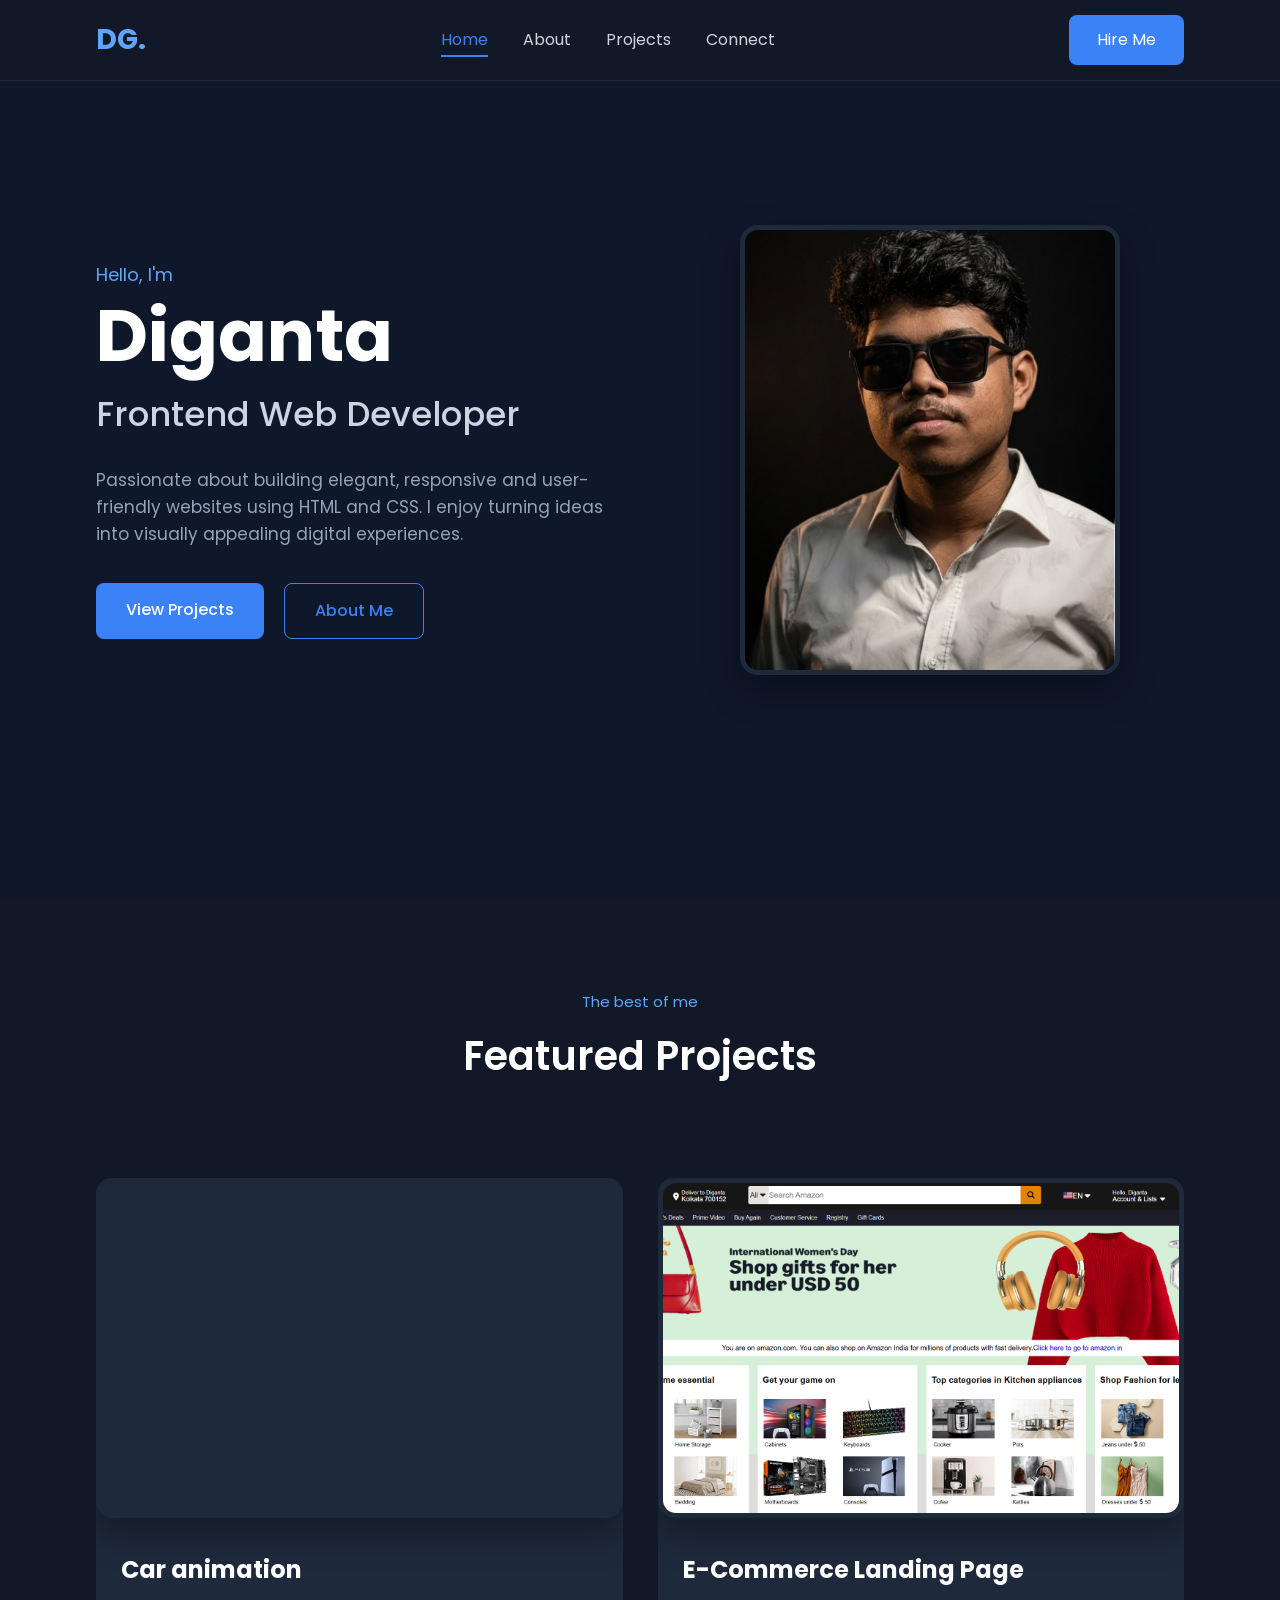
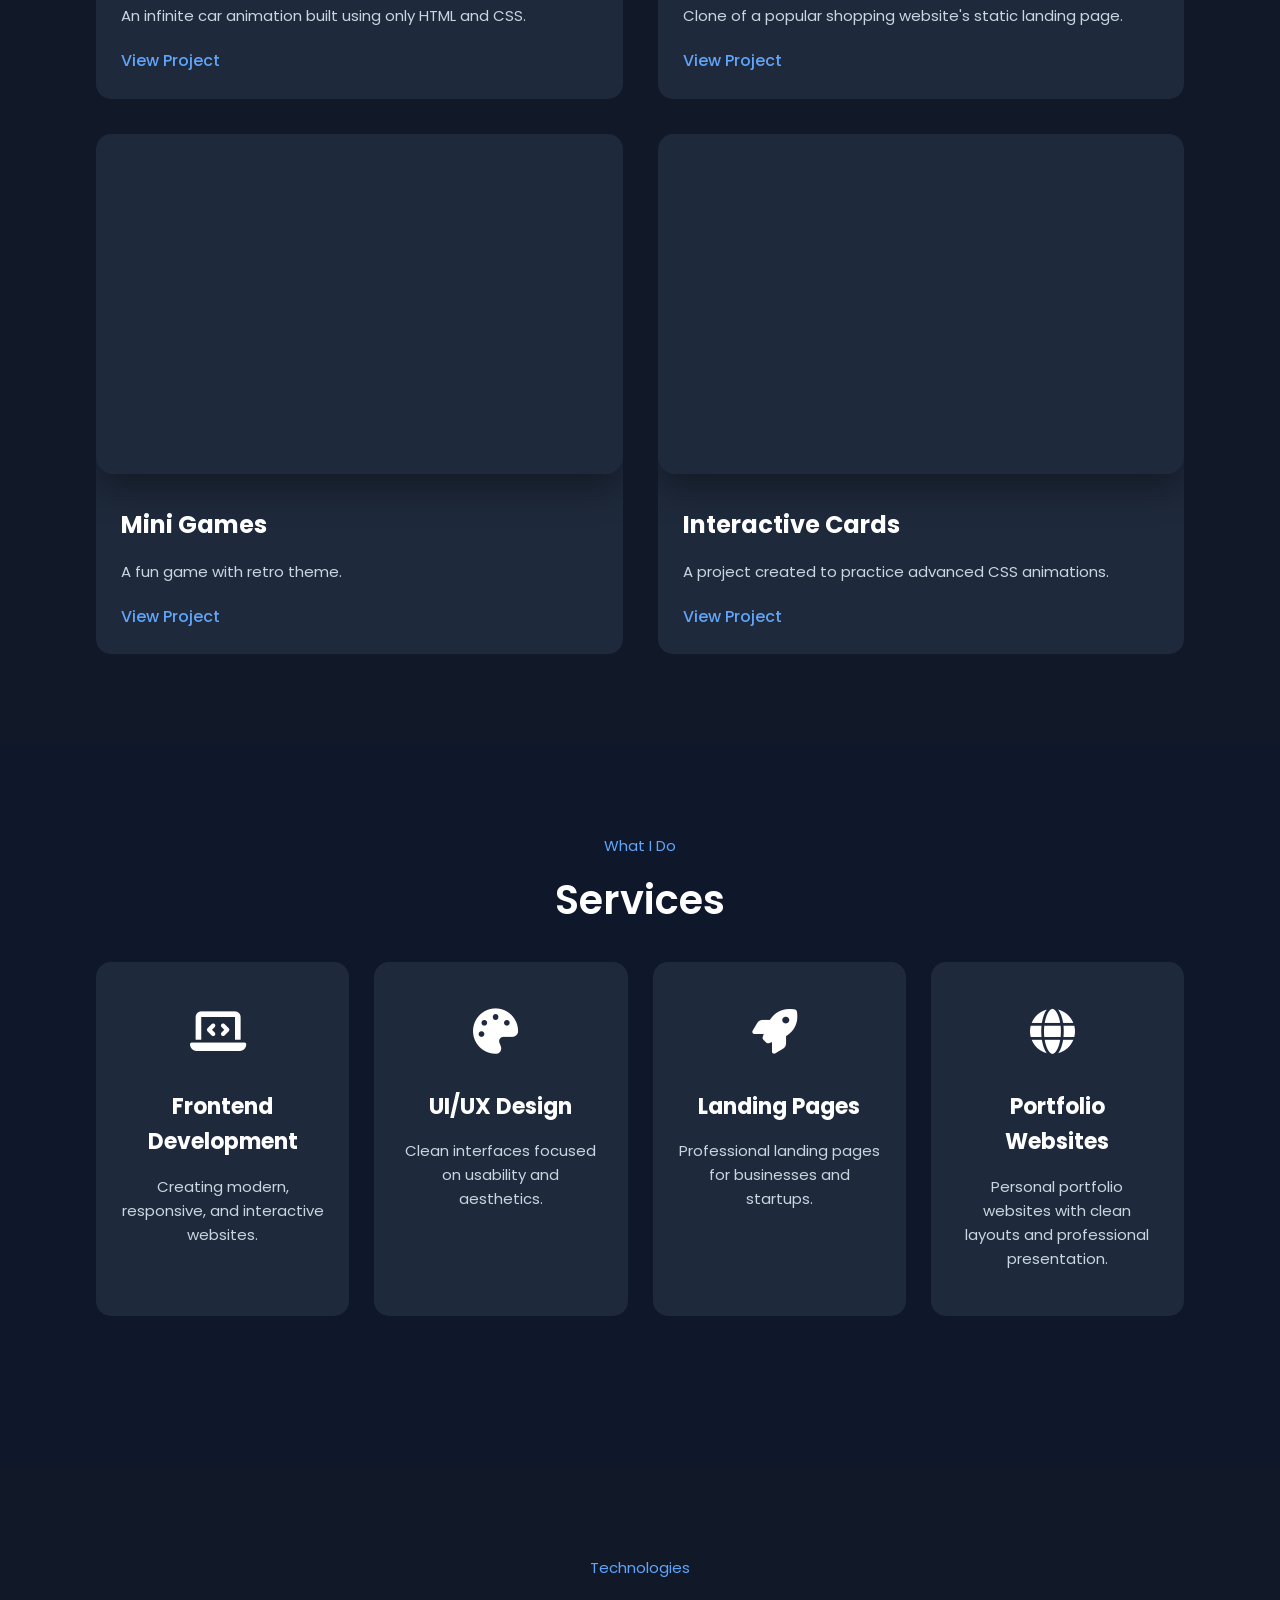
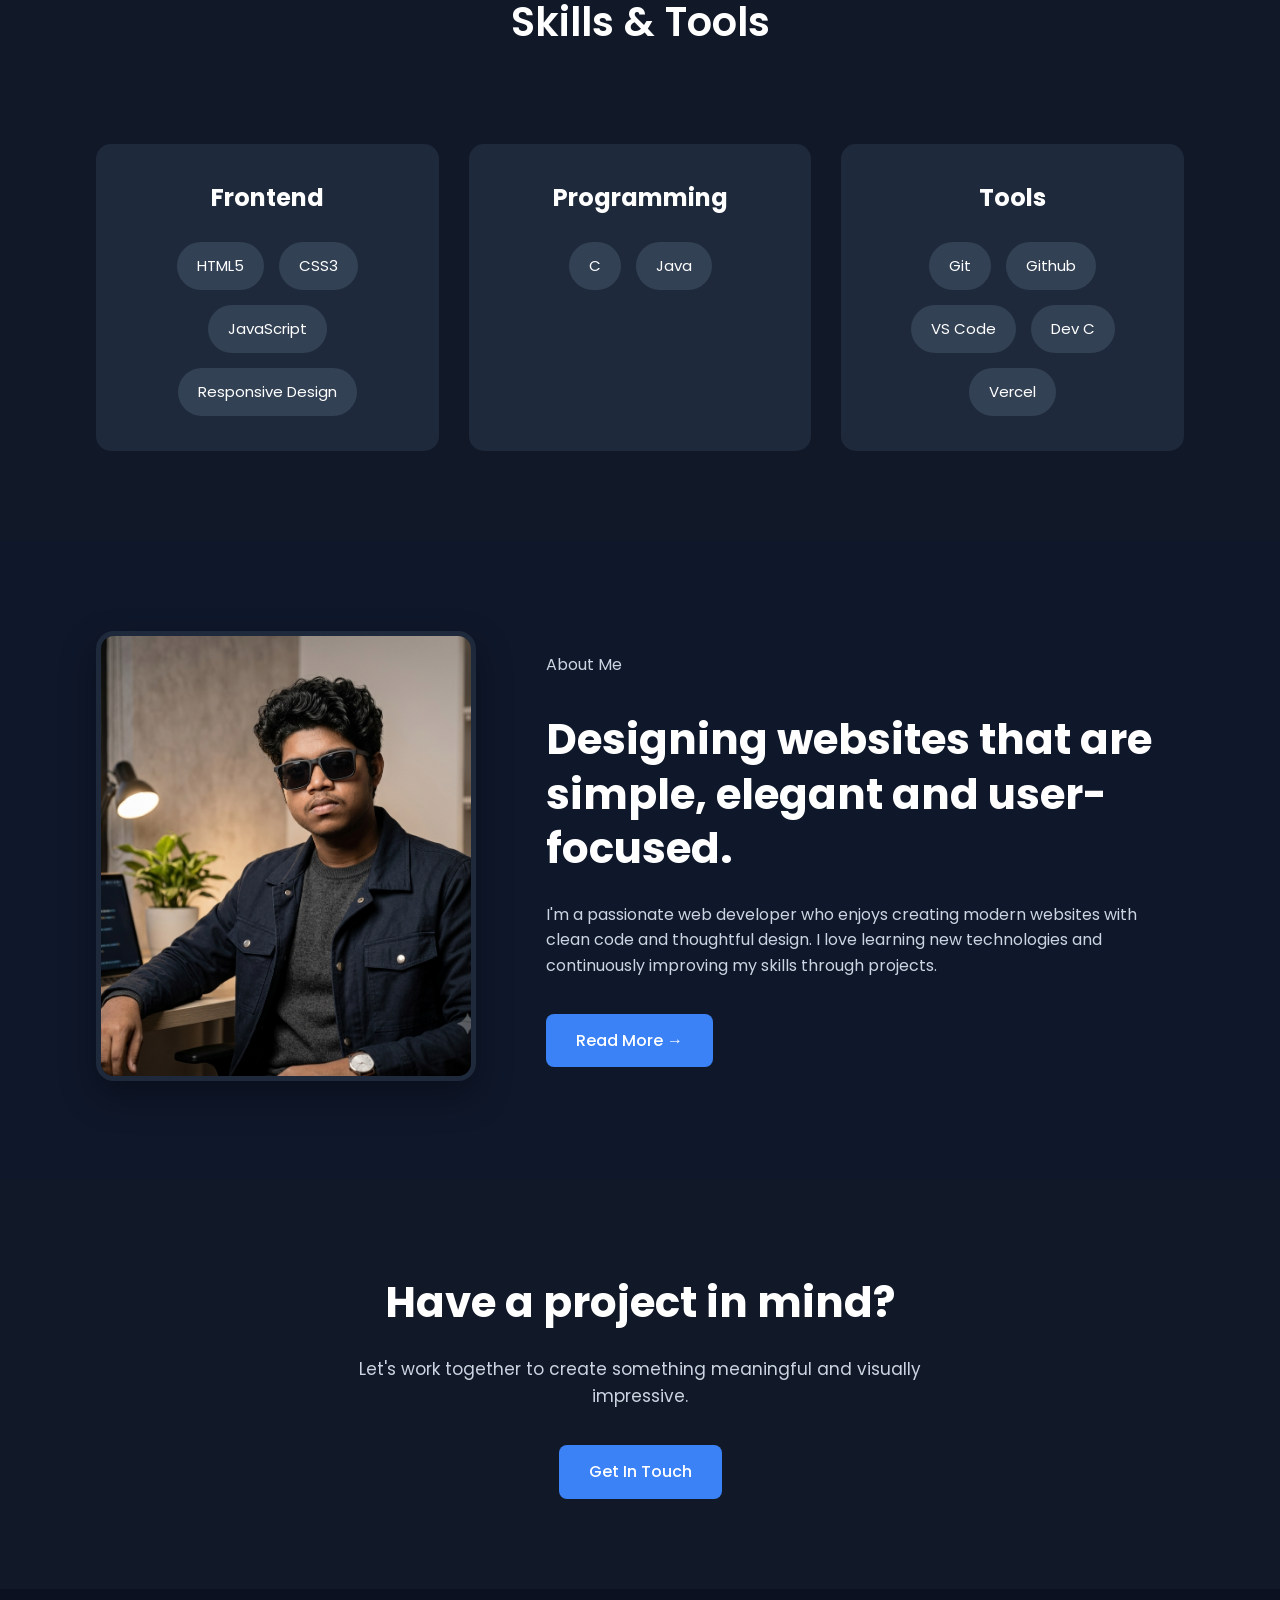
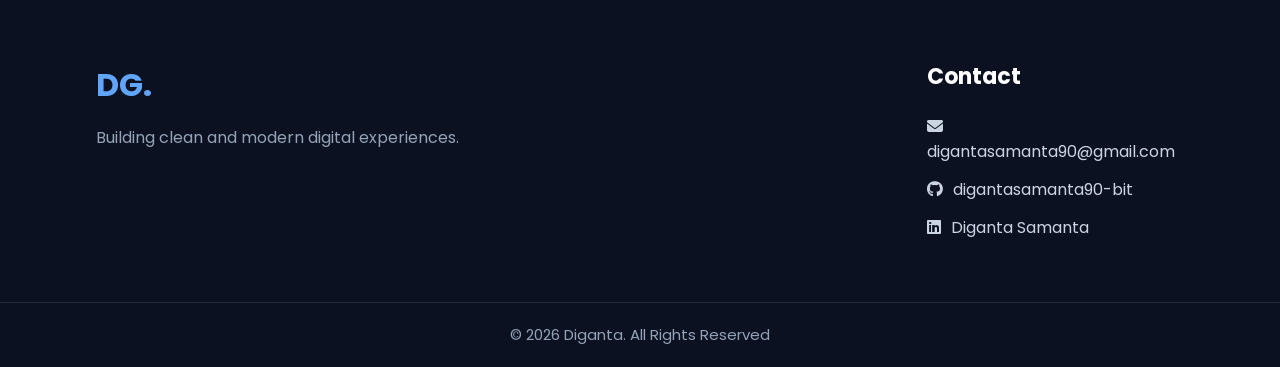
<file: index.html>
<!DOCTYPE html>
<html lang="en">
<head>
    <meta charset="UTF-8">
    <meta name="viewport" content="width=device-width, initial-scale=1.0">
    <title>My Portfolio</title>
    <link rel="preconnect" href="https://fonts.googleapis.com">
<link rel="preconnect" href="https://fonts.gstatic.com" crossorigin>
<link href="https://fonts.googleapis.com/css2?family=Poppins:wght@300;400;500;600;700&display=swap" rel="stylesheet">
    <link rel="stylesheet"
          href="https://cdnjs.cloudflare.com/ajax/libs/font-awesome/6.7.2/css/all.min.css">
    <link rel="stylesheet" href="style.css">
    <link rel="stylesheet" href="styleresponsive.css">
</head>
<body>

    <!-- navbar -->

     <header>
        <div class="container">
            <nav>
                <div class="logo">
                    DG.
                </div>
                <ul class="nav-links">
                    <li><a href="index.html" class="active">Home</a></li>
                    <li><a href="about.html">About</a></li>
                    <li><a href="projects.html">Projects</a></li>
                    <li><a href="connections.html">Connect</a></li>
                </ul>
                <a href="connections.html" class="nav-btn">
                    Hire Me
                </a>
            </nav>
        </div>
    </header>

    <!-- Hero section -->
    <section class="hero">
        <div class="container hero-container">
            <div class="hero-text">
                <p class="hero-subtitle">
                    Hello, I'm
                </p>
                <h1>
                    Diganta
                </h1>
                <h2>
                    Frontend Web Developer
                </h2>
                <p class="hero-description">
                    Passionate about building elegant, responsive
                    and user-friendly websites using HTML and CSS.
                    I enjoy turning ideas into visually appealing
                    digital experiences.
                </p>
                <div class="hero-buttons">
                    <a href="projects.html" class="btn-primary">
                        View Projects
                    </a>
                    <a href="about.html" class="btn-secondary">
                        About Me
                    </a>
                </div>
            </div>
            <div class="hero-image">
                <img src="Images/profile1.jpg" alt="Profile Picture">
            </div>
        </div>
    </section>


    <!-- projects -->

    
    <section class="featured-projects">
        <div class="container">
            <div class="section-title">
                <p>
                    The best of me
                </p>

                <h2>
                    Featured Projects
                </h2>
            </div>

            <!-- card grid -->
            
            <div class="project-grid">
            
                <!-- card 1 -->
            
                <div class="project-card">
                    <video autoplay muted loop>
                            <source src="Images/car animation.mp4" type="video/mp4">
                    </video>
                    <div class="project-content">
                        <h3>
                            Car animation
                        </h3>
                        <p>
                            An infinite car animation built using only HTML and CSS.
                        </p>
                        <a href="projects/moving car animation/movingcar.html">
                            View Project
                        </a>
                    </div>
                </div>

                <!-- card 2 -->

                <div class="project-card">
                    <img src="Images/amazon.png" alt="Project">
                    <div class="project-content">
                        <h3>
                            E-Commerce Landing Page
                        </h3>
                        <p>
                           Clone of a popular shopping website's static landing page.
                        </p>
                        <a href="projects/amazon/amazon.html">
                            View Project
                        </a>
                    </div>
                </div>

                <!-- card 3 -->

                <div class="project-card">
                    <video autoplay muted loop>
                            <source src="Images/tic tac toe.mp4" type="video/mp4">
                    </video>
                    <div class="project-content">
                        <h3>
                            Mini Games
                        </h3>
                        <p>
                            A fun game with retro theme.
                        </p>
                        <a href="https://tic-tac-toe-game-git-main-diganta.vercel.app/">
                            View Project
                        </a>
                    </div>
                </div>

                <!-- card 4 -->

                <div class="project-card">
                    <video autoplay muted loop>
                            <source src="Images/card animation.mp4" type="video/mp4">
                    </video>
                    <div class="project-content">
                        <h3>
                            Interactive Cards
                        </h3>
                        <p>
                            A project created to practice advanced CSS animations.
                        </p>
                        <a href="projects/card hover/cardhover.html">
                            View Project
                        </a>
                    </div>
                </div>
            </div>
        </div>

    </section>

    <!-- Services -->

    <section class="services">
        <div class="container">
            <div class="section-title">
                <p>
                    What I Do
                </p>
                <h2>
                    Services
                </h2>
                <div class="service-grid">
                    <!-- card 1 -->
                    <div class="service-card">
                        <div class="service-icon">
                            <i class="fa-solid fa-laptop-code"></i>
                        </div>
                        <h3>
                            Frontend Development
                        </h3>
                        <p>
                            Creating modern, responsive,
                            and interactive websites.
                        </p>
                    </div>

                    <!-- card 2 -->
                    <div class="service-card">
                        <div class="service-icon">
                            <i class="fa-solid fa-palette"></i>
                        </div>
                        <h3>
                            UI/UX Design
                        </h3>
                        <p>
                            Clean interfaces focused on
                            usability and aesthetics.
                        </p>
                    </div>

                    <!-- card 3 -->
                    <div class="service-card">
                        <div class="service-icon">
                            <i class="fa-solid fa-rocket"></i>
                        </div>
                        <h3>
                            Landing Pages
                        </h3>
                        <p>
                            Professional landing pages
                            for businesses and startups.
                        </p>
                    </div>

                    <!-- card 4 -->
                    <div class="service-card">
                        <div class="service-icon">
                            <i class="fa-solid fa-globe"></i>
                        </div>
                        <h3>
                            Portfolio Websites
                        </h3>
                        <p>
                            Personal portfolio websites
                            with clean layouts and
                            professional presentation.
                        </p>
                    </div>
                </div>
            </div>
        </div>
    </section>

    <!-- Skills & Tools -->

    <section class="skills">
        <div class="container">
            <div class="section-title">
                <p>Technologies</p>
                <h2>Skills & Tools</h2>
            </div>
            <div class="skills-wrapper">
                <!-- Skills 1 -->
                <div class="skill-category">
                    <h3>Frontend</h3>
                    <div class="skill-list">
                        <span>HTML5</span>
                        <span>CSS3</span>
                        <span>JavaScript</span>
                        <span>Responsive Design</span>
                    </div>
                </div>
                <!-- Skills 2 -->
                 <div class="skill-category">
                    <h3>Programming</h3>
                    <div class="skill-list">
                        <span>C</span>
                        <span>Java</span>
                    </div>
                </div>
                <!-- Skills 3 -->
                 <div class="skill-category">
                    <h3>Tools</h3>
                    <div class="skill-list">
                        <span>Git</span>
                        <span>Github</span>
                        <span>VS Code</span>
                        <span>Dev C</span>
                        <span>Vercel</span>
                    </div>
                </div>
            </div>
        </div>
    </section>

    <!-- About Preview -->

    <section class="about-preview">
        <div class=" container about-container">
            <div >
                <img class="about-image" src="Images/profile4.png" alt="About Image">
            </div>
            <div class="about-content">
                <p class="section-tag">
                    About Me
               </p>
               <h2>
                    Designing websites that
                    are simple, elegant and
                    user-focused.
               </h2>
               <p>
                    I'm a passionate web developer who enjoys creating
                    modern websites with clean code and thoughtful
                    design. I love learning new technologies and
                    continuously improving my skills through projects.
               </p>
                <a href="about.html" class="btn-primary">
                        Read More →
                </a>
            </div>
        </div>
    </section>

    <!-- call to action -->

    <section class="cta">
        <div class="container">
            <h2>
                Have a project in mind?
            </h2>
            <p>
                Let's work together to create something
                meaningful and visually impressive.
            </p>
            <a href="connections.html" class="btn-primary">
                Get In Touch
            </a>
        </div>
    </section>

    <!-- footer -->

    <footer>
        <div class="container footer-container">
            <div class="footer-logo">
                <h2>
                    DG.
                </h2>
                <p>
                    Building clean and modern digital experiences.
                </p>
            </div>
            <!-- <div class="footer-links">
                <h3>
                    Quick Links
                </h3>
                <ul>
                    <li>
                        <a href="index.html">
                            Home
                        </a>
                    </li>
                    <li>
                        <a href="about.html">
                            About
                        </a>
                    </li>
                    <li>
                        <a href="projects.html">
                            Projects
                        </a>
                    </li>
                    <li>
                        <a href="connections.html">
                            Connections
                        </a>
                    </li>
                </ul>
            </div> -->
            <div class="footer-contact">

                <h3>Contact</h3>

                <p><a href="mailto:digantasamanta90@gmail.com"><i class="fa-solid fa-envelope"></i>digantasamanta90@gmail.com</a ></p>

                <p><a href="https://github.com/digantasamanta90-bit"><i class="fa-brands fa-github"></i>digantasamanta90-bit</a ></p>

                <p><a href="https://www.linkedin.com/in/diganta-samanta-9126b0384/"><i class="fa-brands fa-linkedin"></i>Diganta Samanta</a ></p>

            </div>
            
        </div>
        <div class="copyright">
                <p>© 2026 Diganta. All Rights Reserved</p>
        </div>
        
    </footer>
</body>
</html>
</file>
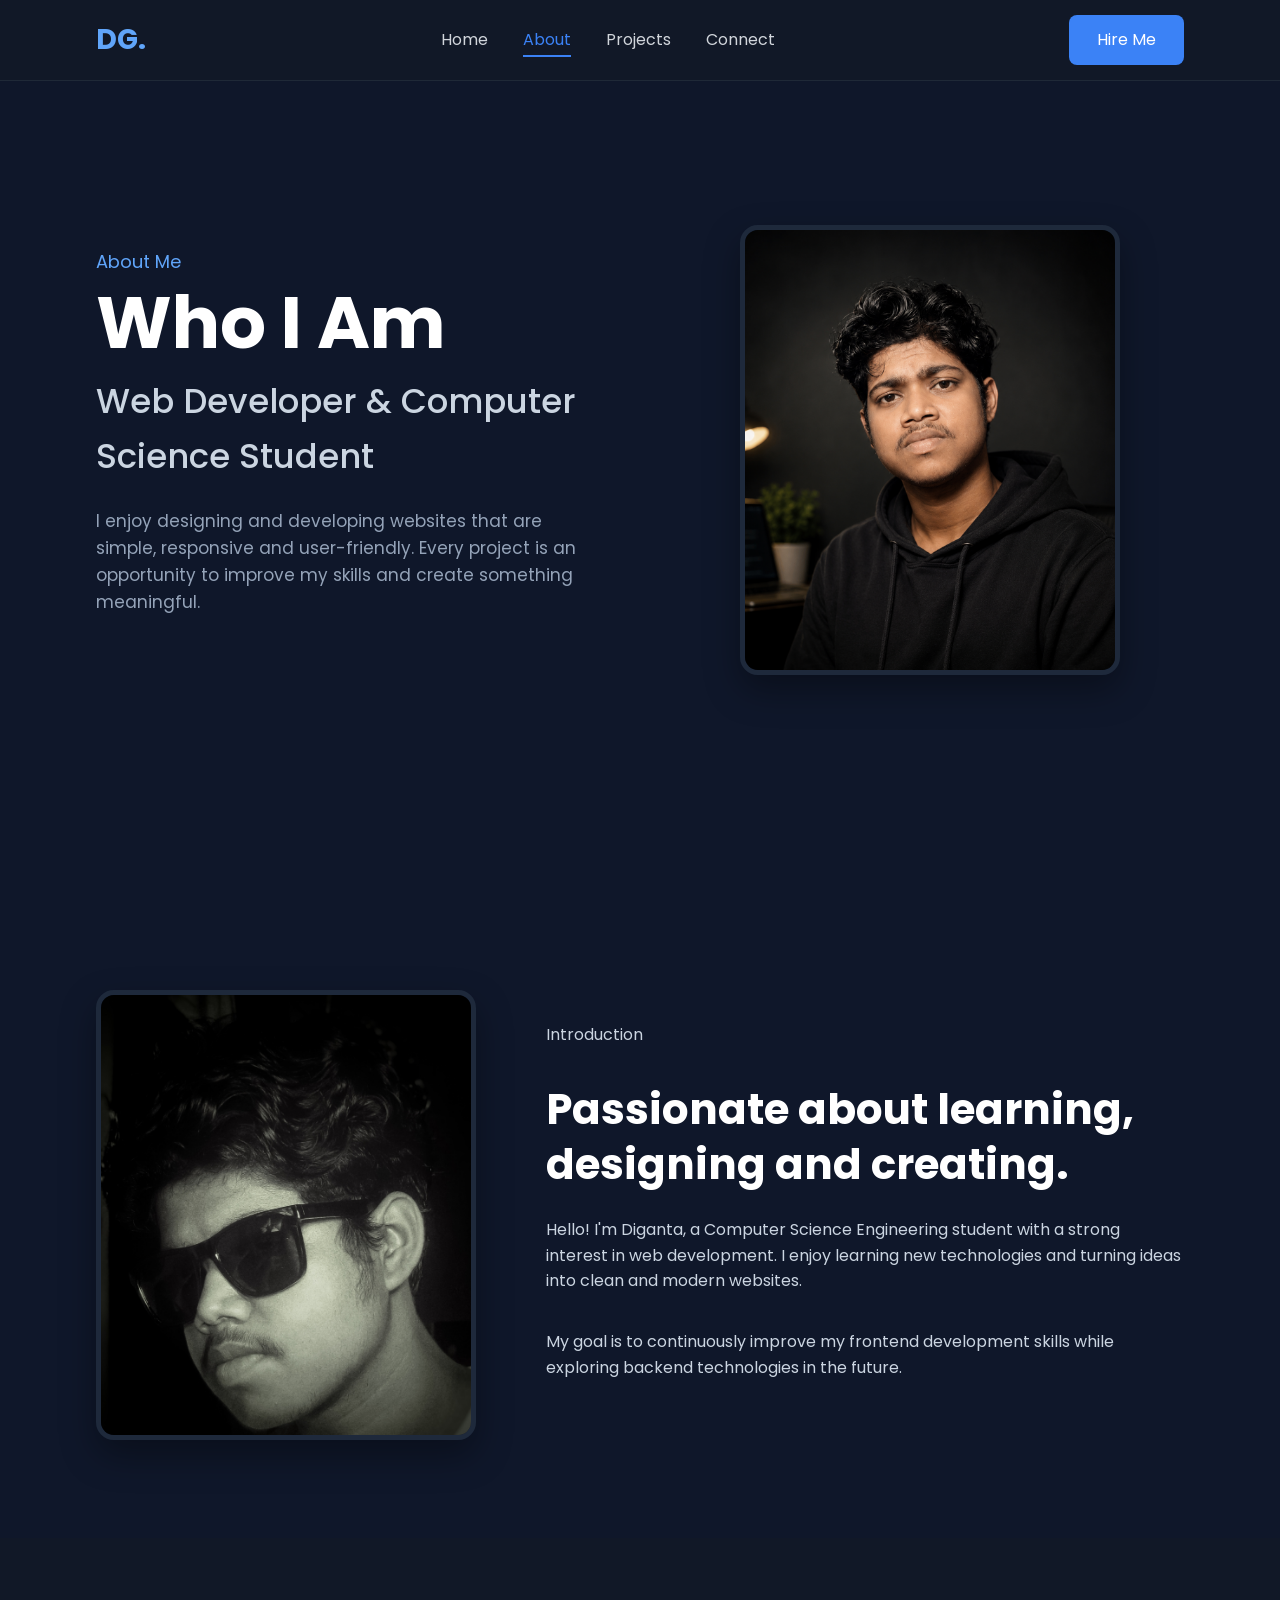
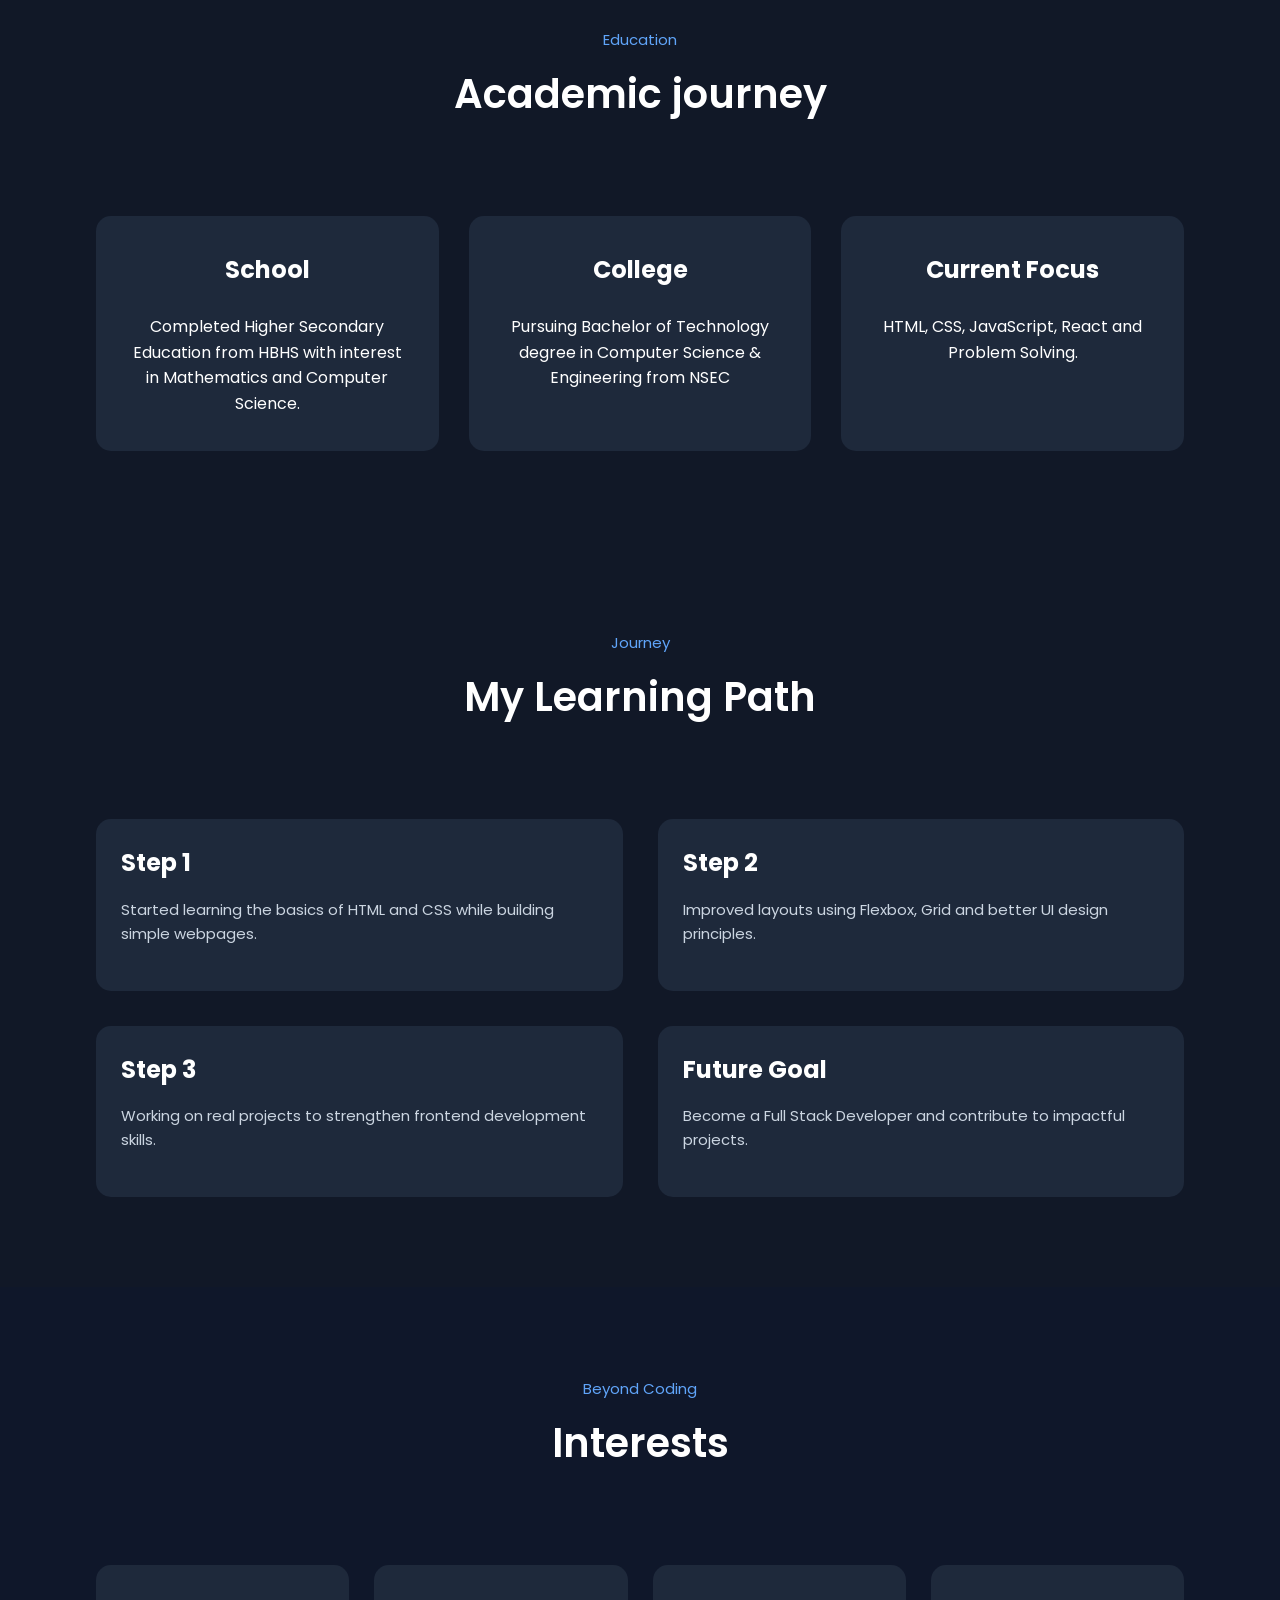
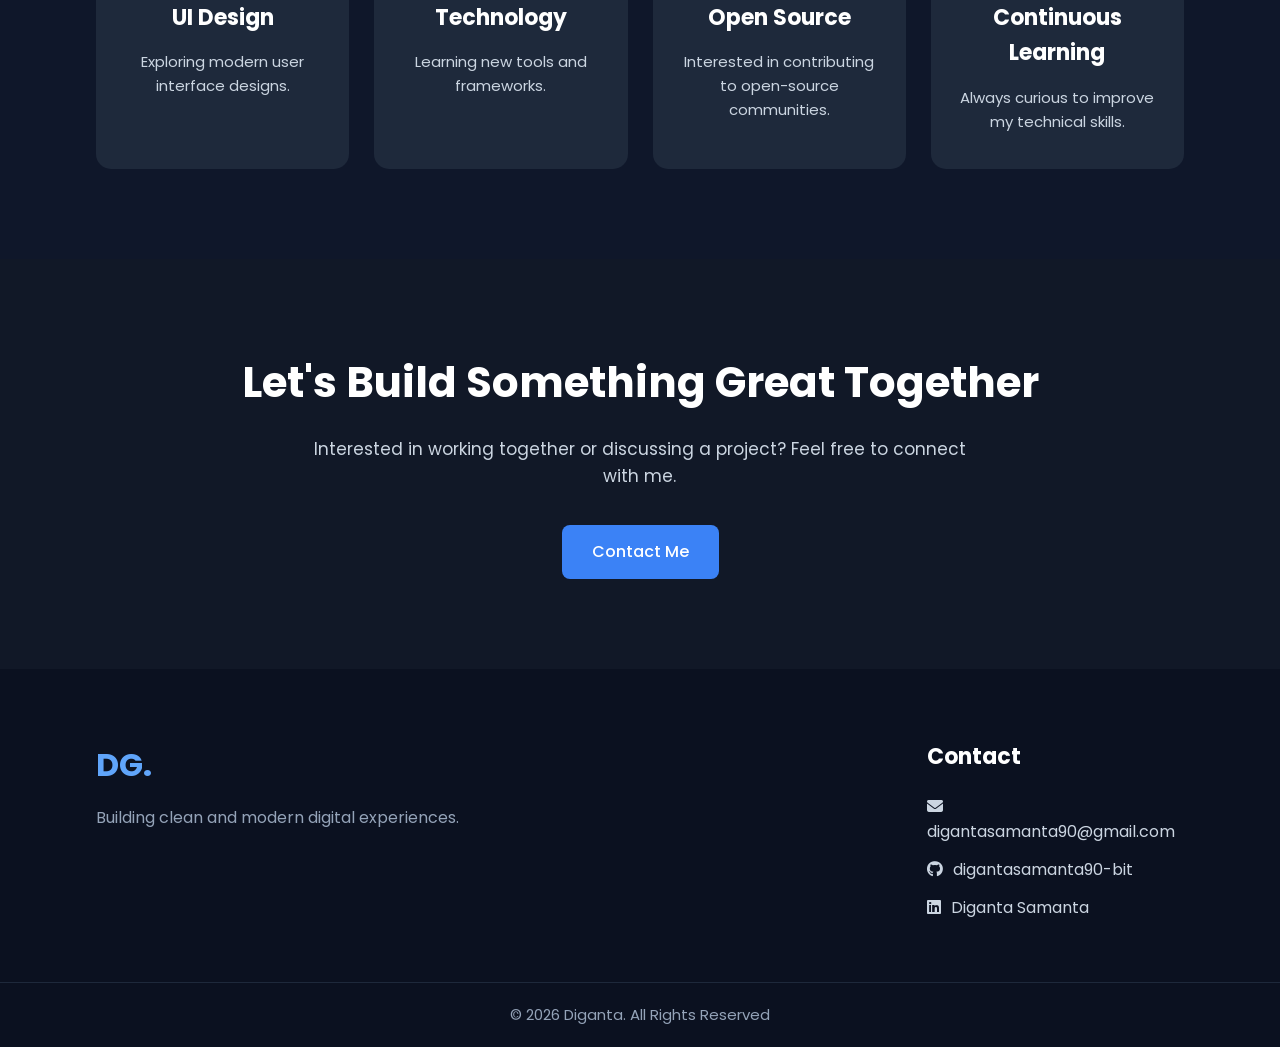
<file: about.html>
<!DOCTYPE html>
<html lang="en">

<head>

    <meta charset="UTF-8">

    <meta name="viewport" content="width=device-width, initial-scale=1.0">

    <title>About | Diganta Portfolio</title>

    <link rel="preconnect" href="https://fonts.googleapis.com">
<link rel="preconnect" href="https://fonts.gstatic.com" crossorigin>
<link href="https://fonts.googleapis.com/css2?family=Poppins:wght@300;400;500;600;700&display=swap" rel="stylesheet">
    <link rel="stylesheet"href="https://cdnjs.cloudflare.com/ajax/libs/font-awesome/6.7.2/css/all.min.css">
    <link rel="stylesheet" href="style.css">
    <link rel="stylesheet" href="styleresponsive.css">
</head>

<body>

<!-- navbar -->

<header>
        <div class="container">
            <nav>
                <div class="logo">
                    DG.
                </div>
                <ul class="nav-links">
                    <li><a href="index.html" >Home</a></li>
                    <li><a href="about.html" class="active">About</a></li>
                    <li><a href="projects.html">Projects</a></li>
                    <li><a href="connections.html">Connect</a></li>
                </ul>
                <a href="connections.html" class="nav-btn">
                    Hire Me
                </a>
            </nav>
        </div>
    </header>

<!-- about-hero -->

<section class="hero">
    <div class="container hero-container">
        <div class="hero-text">
            <p class="hero-subtitle">
                About Me
            </p>
            <h1>
                Who I Am
            </h1>
            <h2>
                Web Developer & Computer Science Student
            </h2>
            <p class="hero-description">
                    I enjoy designing and developing websites that are
                    simple, responsive and user-friendly.
                    Every project is an opportunity to improve my skills
                    and create something meaningful.
            </p>
        </div>
        <div class="hero-image">
            <img src="Images/profile2.png" alt="Profile">
        </div>
    </div>
</section>

<!-- About details -->

<section class="about-preview">
    <div class="container about-container">
        <div >
            <img class="about-image" src="Images/profile3.jpg" alt="About">
        </div>
        <div class="about-content">
            <p class="section-tag">
                Introduction
            </p>
            <h2>
                Passionate about learning,
                designing and creating.
            </h2>
            <p>
                    Hello! I'm Diganta, a Computer Science Engineering
                    student with a strong interest in web development.
                    I enjoy learning new technologies and turning ideas
                    into clean and modern websites. 
            </p>
            <p>
                    My goal is to continuously improve my frontend
                    development skills while exploring backend
                    technologies in the future.
            </p>
        </div>
    </div>
</section>

<!-- Education -->

<section class="skills">
    <div class="container">
        <div class="section-title">
            <p>Education</p>
            <h2>Academic journey</h2>
        </div>
        <div class="skills-wrapper">
            <div class="skill-category">
                <h3>School</h3>
                <p>
                        Completed Higher Secondary Education from HBHS
                        with interest in Mathematics and Computer Science.
                </p>
            </div>
            <div class="skill-category">
                <h3>College</h3>
                <p>
                    Pursuing Bachelor of Technology degree in Computer Science & Engineering from NSEC
                </p>
            </div>
            <div class="skill-category">
                <h3>Current Focus</h3>
                <p>
                        HTML, CSS, JavaScript,
                        React and Problem Solving.
                </p>
            </div>
        </div>
    </div>
</section>

<!-- Journey -->

<section class="featured-projects">
    <div class="container">
        <div class="section-title">
            <p>
                Journey
            </p>
            <h2>
                My Learning Path
            </h2>
        </div>
        <div class="project-grid">
            <div class="project-card">
                <div class="project-content">
                    <h3>
                        Step 1
                    </h3>
                    <p>
                            Started learning the basics of HTML
                            and CSS while building simple webpages.
                    </p>
                </div>
            </div>
            <div class="project-card">
                <div class="project-content">
                    <h3>
                        Step 2
                    </h3>
                    <p>
                            Improved layouts using Flexbox,
                            Grid and better UI design principles.
                    </p>
                </div>
            </div>
            <div class="project-card">
                <div class="project-content">
                    <h3>
                        Step 3
                    </h3>
                    <p>
                            Working on real projects to strengthen
                            frontend development skills.
                    </p>
                </div>
            </div>
            <div class="project-card">
                <div class="project-content">
                    <h3>
                        Future Goal
                    </h3>
                    <p>
                            Become a Full Stack Developer
                            and contribute to impactful projects.
                    </p>
                </div>
            </div>
        </div>
    </div>
</section>

<!-- Interests -->

<section class="services">
    <div class="container">
        <div class="section-title">
            <p>Beyond Coding</p>
            <h2>Interests</h2>
        </div>
        <div class="service-grid">
            <!-- card 1 -->
            <div class="service-card">
                <h3>UI Design</h3>
                <p>
                    Exploring  modern user interface designs.
                </p>
            </div>
            <!-- card 2 -->
            <div class="service-card">
                <h3>Technology</h3>
                <p>
                    Learning new tools and frameworks.
                </p>
            </div>
            <!-- card 3 -->
            <div class="service-card">
                <h3>Open Source</h3>
                <p>
                    Interested in contributing to
                    open-source communities.
                </p>
            </div>
            <!-- card 4 -->
            <div class="service-card">
                <h3>Continuous Learning</h3>
                <p>
                    Always curious to improve
                    my technical skills.
                </p>
            </div>
        </div>
    </div>
</section>

<!-- cta -->

<section class="cta">
    <div class="container">
        <h2>Let's Build Something Great Together</h2>
        <p>
            Interested in working together or discussing
            a project? Feel free to connect with me.
        </p>
        <a href="connections.html" class="btn-primary">
            Contact Me
        </a>
    </div>
</section>

<!-- footer -->

    <footer>
        <div class="container footer-container">
            <div class="footer-logo">
                <h2>
                    DG.
                </h2>
                <p>
                    Building clean and modern digital experiences.
                </p>
            </div>
            <!-- <div class="footer-links">
                <h3>
                    Quick Links
                </h3>
                <ul>
                    <li>
                        <a href="index.html">
                            Home
                        </a>
                    </li>
                    <li>
                        <a href="about.html">
                            About
                        </a>
                    </li>
                    <li>
                        <a href="projects.html">
                            Projects
                        </a>
                    </li>
                    <li>
                        <a href="connections.html">
                            Connections
                        </a>
                    </li>
                </ul>
            </div> -->
            <div class="footer-contact">

                <h3>Contact</h3>

                <p><a href="mailto:digantasamanta90@gmail.com"><i class="fa-solid fa-envelope"></i>digantasamanta90@gmail.com</a ></p>

                <p><a href="https://github.com/digantasamanta90-bit"><i class="fa-brands fa-github"></i>digantasamanta90-bit</a ></p>

                <p><a href="https://www.linkedin.com/in/diganta-samanta-9126b0384/"><i class="fa-brands fa-linkedin"></i>Diganta Samanta</a ></p>

            </div>
            
        </div>
        <div class="copyright">
                <p>© 2026 Diganta. All Rights Reserved</p>
        </div>
        
    </footer>
</body>
</file>
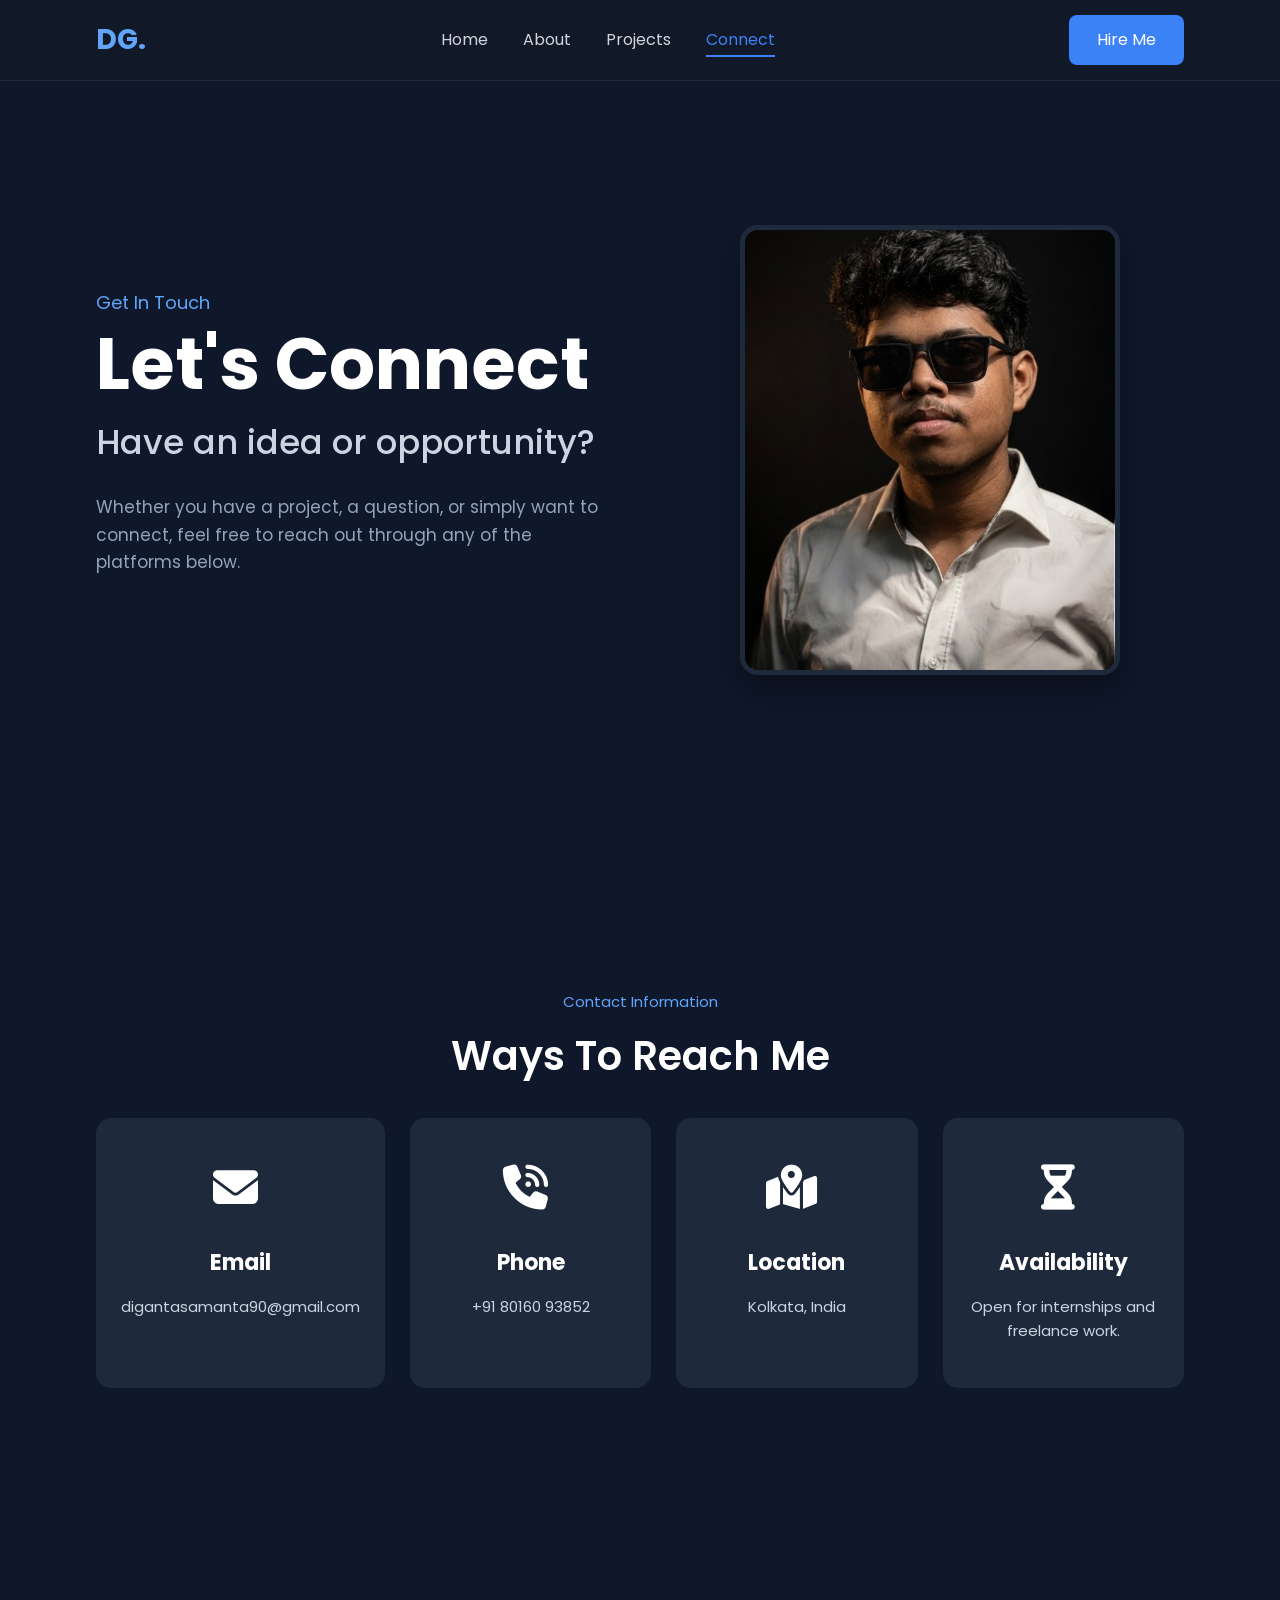
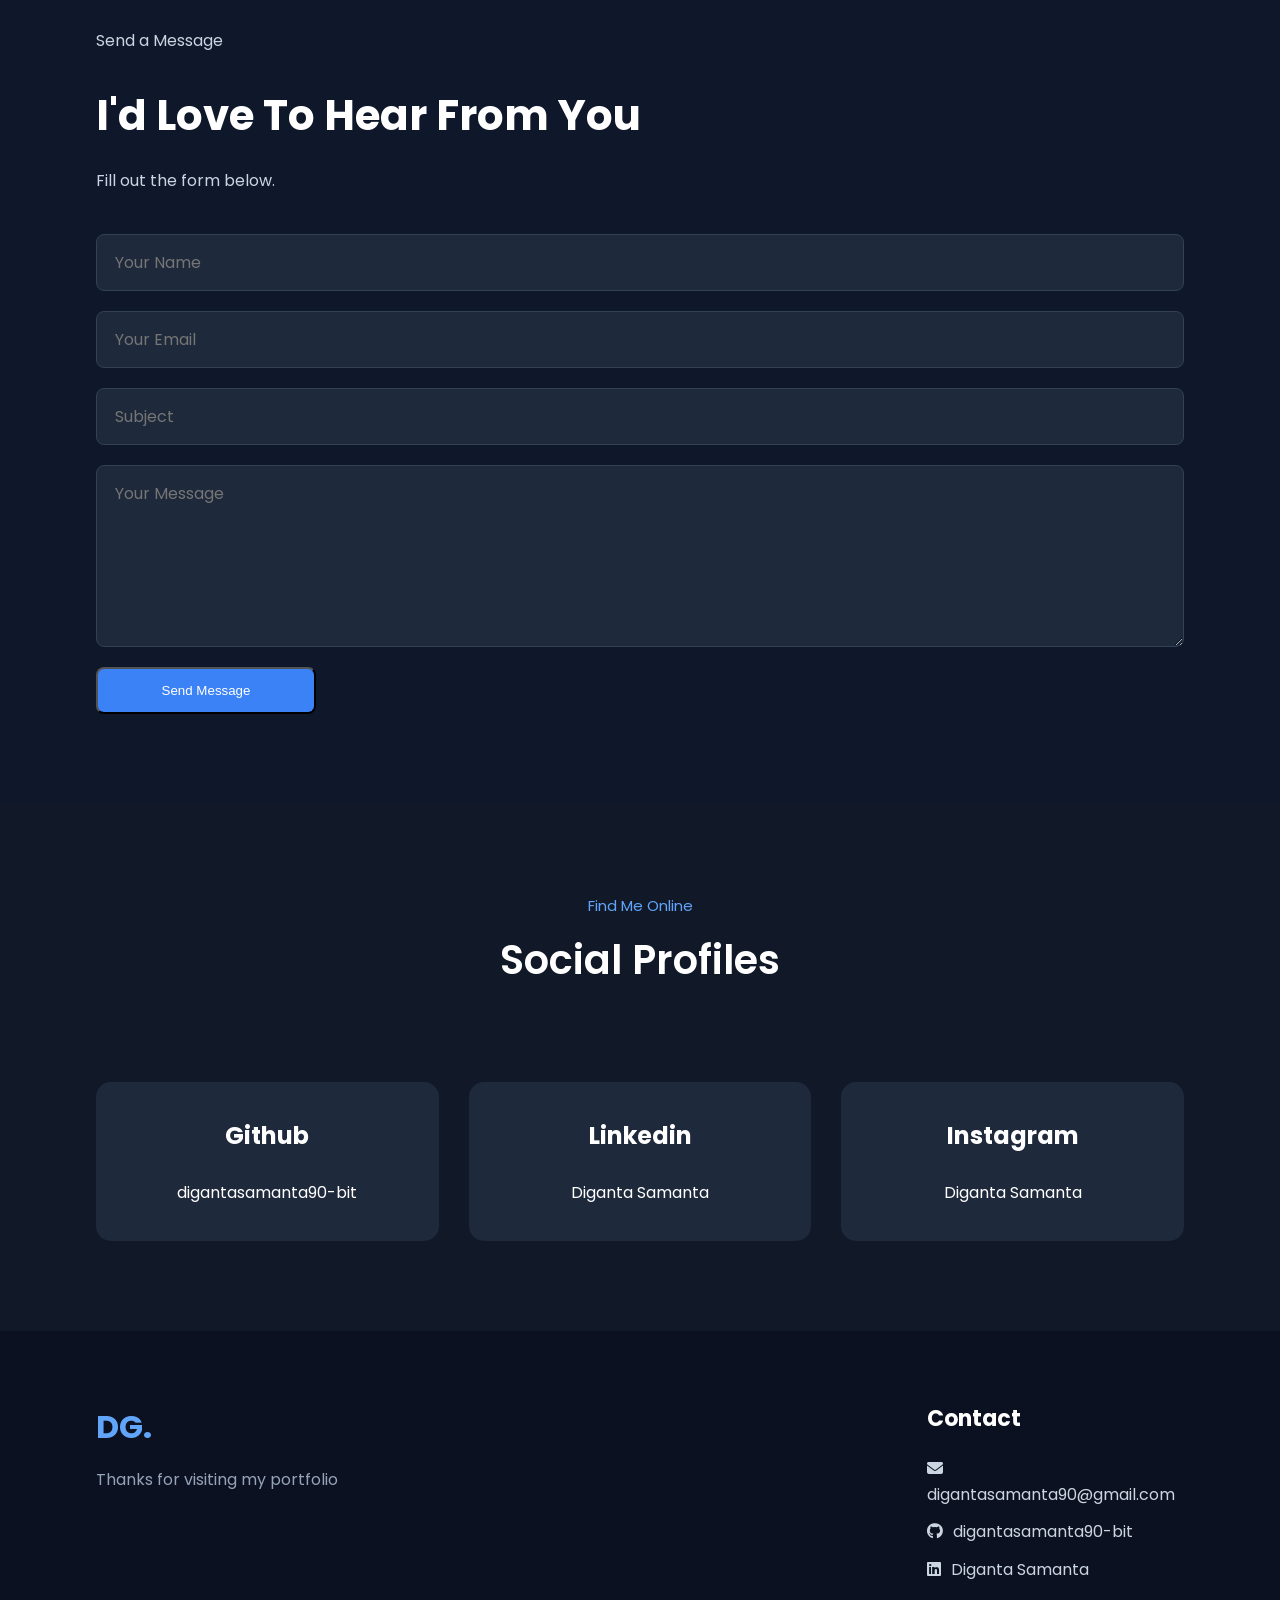
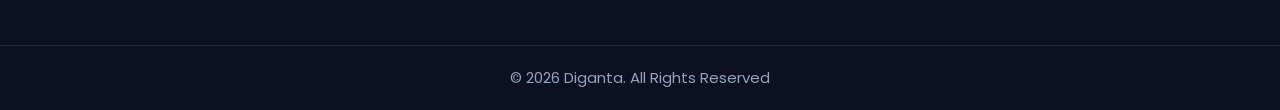
<file: connections.html>
<!DOCTYPE html>
<html lang="en">
<head>
    <meta charset="UTF-8">
    <meta name="viewport" content="width=device-width, initial-scale=1.0">
    <title>My Portfolio</title>
    <link rel="preconnect" href="https://fonts.googleapis.com">
<link rel="preconnect" href="https://fonts.gstatic.com" crossorigin>
<link href="https://fonts.googleapis.com/css2?family=Poppins:wght@300;400;500;600;700&display=swap" rel="stylesheet">
    <link rel="stylesheet"
          href="https://cdnjs.cloudflare.com/ajax/libs/font-awesome/6.7.2/css/all.min.css">
    <link rel="stylesheet" href="style.css">
    <link rel="stylesheet" href="styleresponsive.css">
</head>
<body>

    <!-- navbar -->

     <header>
        <div class="container">
            <nav>
                <div class="logo">
                    DG.
                </div>
                <ul class="nav-links">
                    <li><a href="index.html" >Home</a></li>
                    <li><a href="about.html">About</a></li>
                    <li><a href="projects.html">Projects</a></li>
                    <li><a href="connections.html" class="active">Connect</a></li>
                </ul>
                <a href="connections.html" class="nav-btn">
                    Hire Me
                </a>
            </nav>
        </div>
    </header>
    
    <!-- Hero section -->

    <section class="hero">
      <div class="container hero-container">
            <div class="hero-text">        
                <p class="hero-subtitle">
                    Get In Touch
                </p>        
                <h1>
                    Let's Connect
                </h1>       
                <h2>
                    Have an idea or opportunity?
                </h2>        
                <p class="hero-description">            
                    Whether you have a project, a question,
                    or simply want to connect, feel free
                    to reach out through any of the platforms
                    below.           
                </p>       
            </div>    
            <div class="hero-image">        
                <img src="Images/profile1.jpg" alt="Profile Picture">        
            </div>    
        </div>
    </section>

    <!-- Contact Details -->

    <section class="services">
        <div class="container">
            <div class="section-title">
                <p>
                    Contact Information
                </p>
                <h2>
                    Ways To Reach Me
                </h2>
                <div class="service-grid">
                    <!-- card 1 -->
                    <div class="service-card"><a href="mailto:digantasamanta90@gmail.com">
                        <div class="service-icon">
                            <i class="fa-solid fa-envelope"></i>
                        </div>
                        <h3>
                            Email
                        </h3>
                        <p>
                            digantasamanta90@gmail.com
                        </p></a>
                    </div>

                    <!-- card 2 -->
                    <div class="service-card"><a href="#">
                        <div class="service-icon">
                            <i class="fa-solid fa-phone-volume"></i>
                        </div>
                        <h3>
                            Phone
                        </h3>
                        <p>
                            +91 80160 93852
                        </p></a>
                    </div>

                    <!-- card 3 -->
                    <div class="service-card"><a href="https://maps.app.goo.gl/M3bKCoXwwsvdzLU96">
                        <div class="service-icon">
                            <i class="fa-solid fa-map-location-dot"></i>
                        </div>
                        <h3>
                            Location
                        </h3>
                        <p>
                            Kolkata, India
                        </p></a>
                    </div>

                    <!-- card 4 -->
                    <div class="service-card"><a href="#">
                        <div class="service-icon">
                            <i class="fa-solid fa-hourglass-half"></i>
                        </div>
                        <h3>
                            Availability
                        </h3>
                        <p>
                            Open for internships
                            and freelance work.
                        </p></a>
                    </div>
                </div>
            </div>
        </div>
    </section>

    <!-- Contact form -->

    <section class="about-preview">
        <div class="container about-container">
            <div class="about-content">
                <p class="section-tag">
                    Send a Message
                </p>
                <h2>
                    I'd Love To Hear From You
                </h2>
                <p>
                   Fill out the form below.
                     
                </p>
                <form class="contact-form">
                    <input type="text" placeholder="Your Name">
                    <input type="email" placeholder="Your Email">
                    <input type="text" placeholder="Subject">
                    <textarea 
                    rows="6" 
                    placeholder="Your Message"></textarea>
                    <button class="btn-primary">Send Message
                    </button>
                </form>
            </div>
        </div>
    </section>

    <!-- Social Links -->

    <section class="skills">
        <div class="container">
            <div class="section-title">
                <p>
                    Find Me Online
                </p>
                <h2>
                    Social Profiles
                </h2>
            </div>
            <div class="skills-wrapper">
                <div class="skill-category"><a href="https://github.com/digantasamanta90-bit">
                    <h3>Github</h3>
                    <p>digantasamanta90-bit</p></a>
                </div>
                <div class="skill-category"><a href="https://www.linkedin.com/in/diganta-samanta-9126b0384/">
                    <h3>Linkedin</h3>
                    <p>Diganta Samanta</p></a>
                </div>
                <div class="skill-category"><a          href="https://www.instagram.com/digantax_ig/?utm_source=ig_web_button_share_sheet">
                    <h3>Instagram</h3>
                    <p>Diganta Samanta</p></a>
                </div>
            </div>
        </div>
    </section>

    <!-- footer -->

    <footer>
        <div class="container footer-container">
            <div class="footer-logo">
                <h2>
                    DG.
                </h2>
                <p>
                    Thanks for visiting my portfolio
                </p>
            </div>
            <!-- <div class="footer-links">
                <h3>
                    Quick Links
                </h3>
                <ul>
                    <li>
                        <a href="index.html">
                            Home
                        </a>
                    </li>
                    <li>
                        <a href="about.html">
                            About
                        </a>
                    </li>
                    <li>
                        <a href="projects.html">
                            Projects
                        </a>
                    </li>
                    <li>
                        <a href="connections.html">
                            Connections
                        </a>
                    </li>
                </ul>
            </div> -->
            <div class="footer-contact">

                <h3>Contact</h3>

                <p><a href="mailto:digantasamanta90@gmail.com"><i class="fa-solid fa-envelope"></i>digantasamanta90@gmail.com</a ></p>

                <p><a href="https://github.com/digantasamanta90-bit"><i class="fa-brands fa-github"></i>digantasamanta90-bit</a ></p>

                <p><a href="https://www.linkedin.com/in/diganta-samanta-9126b0384/"><i class="fa-brands fa-linkedin"></i>Diganta Samanta</a ></p>

            </div>
            
        </div>
        <div class="copyright">
                <p>© 2026 Diganta. All Rights Reserved</p>
        </div>
        
    </footer>
</body>
</file>
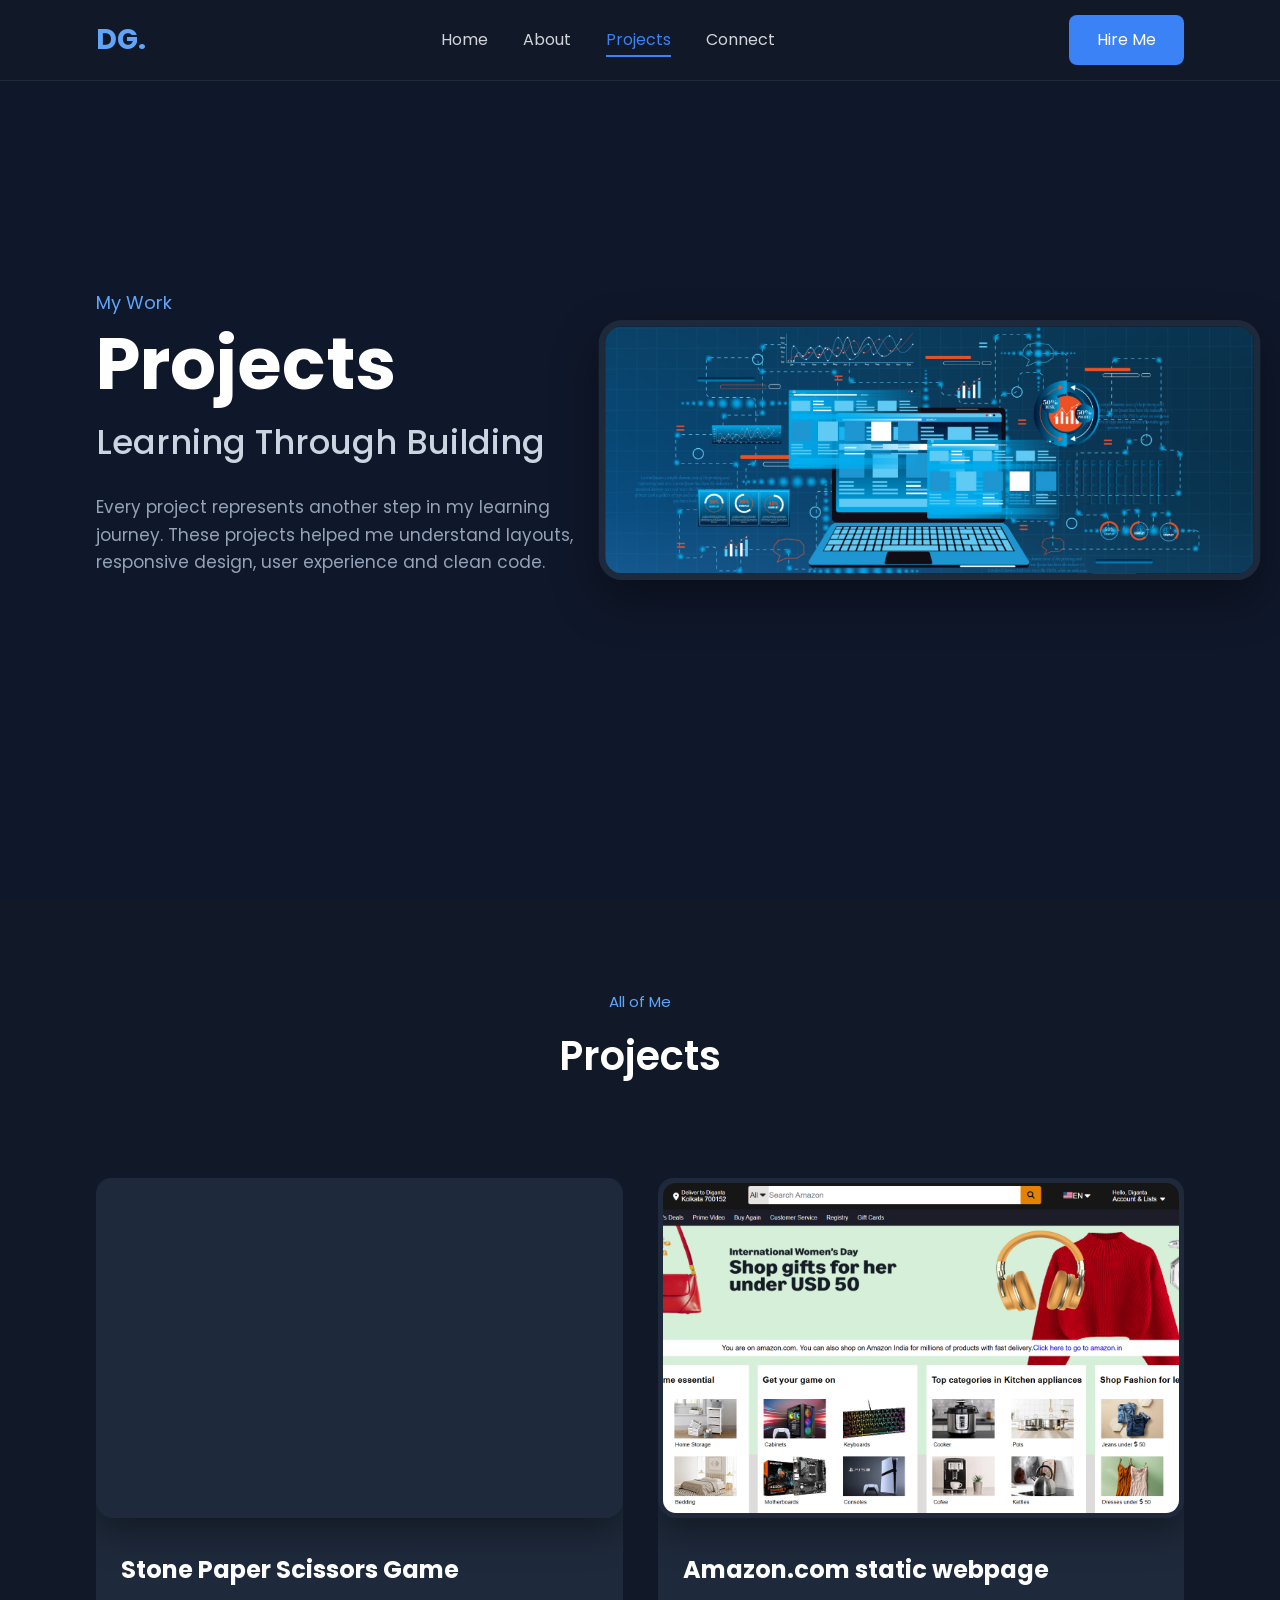
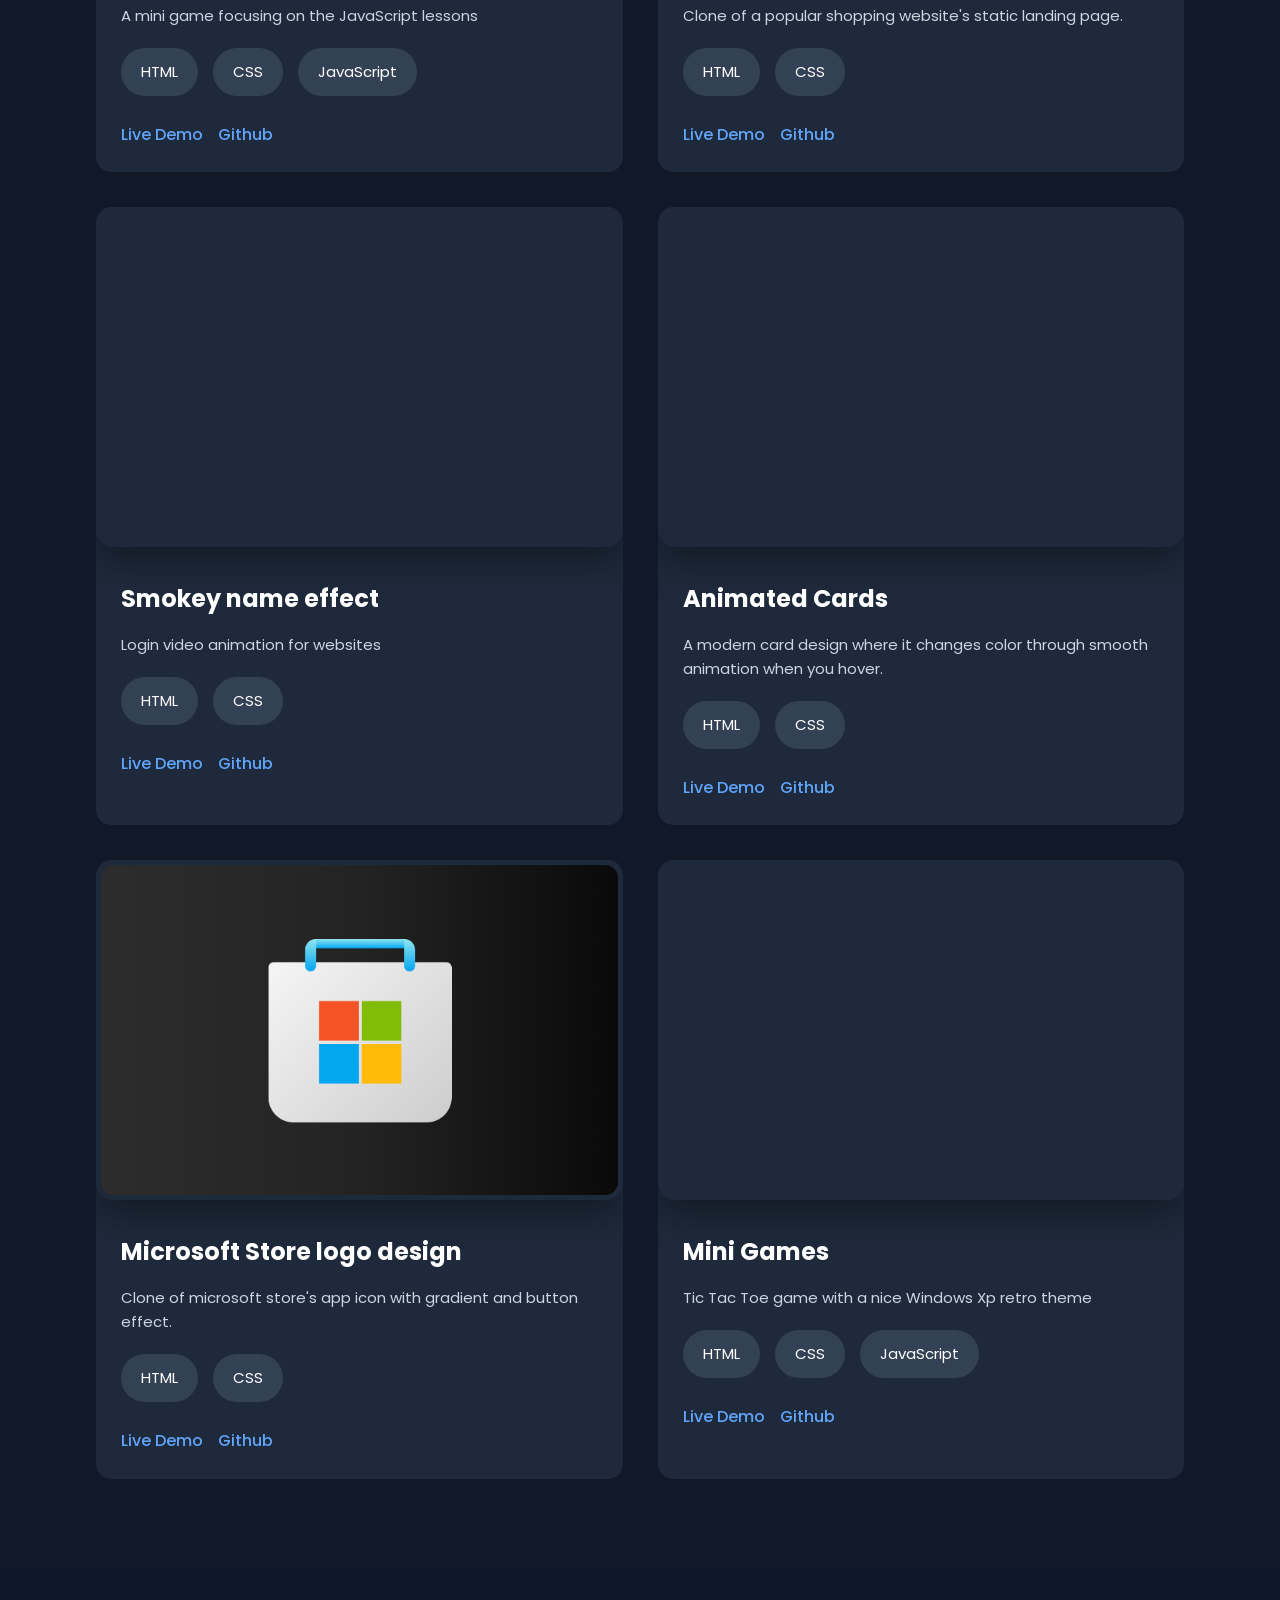
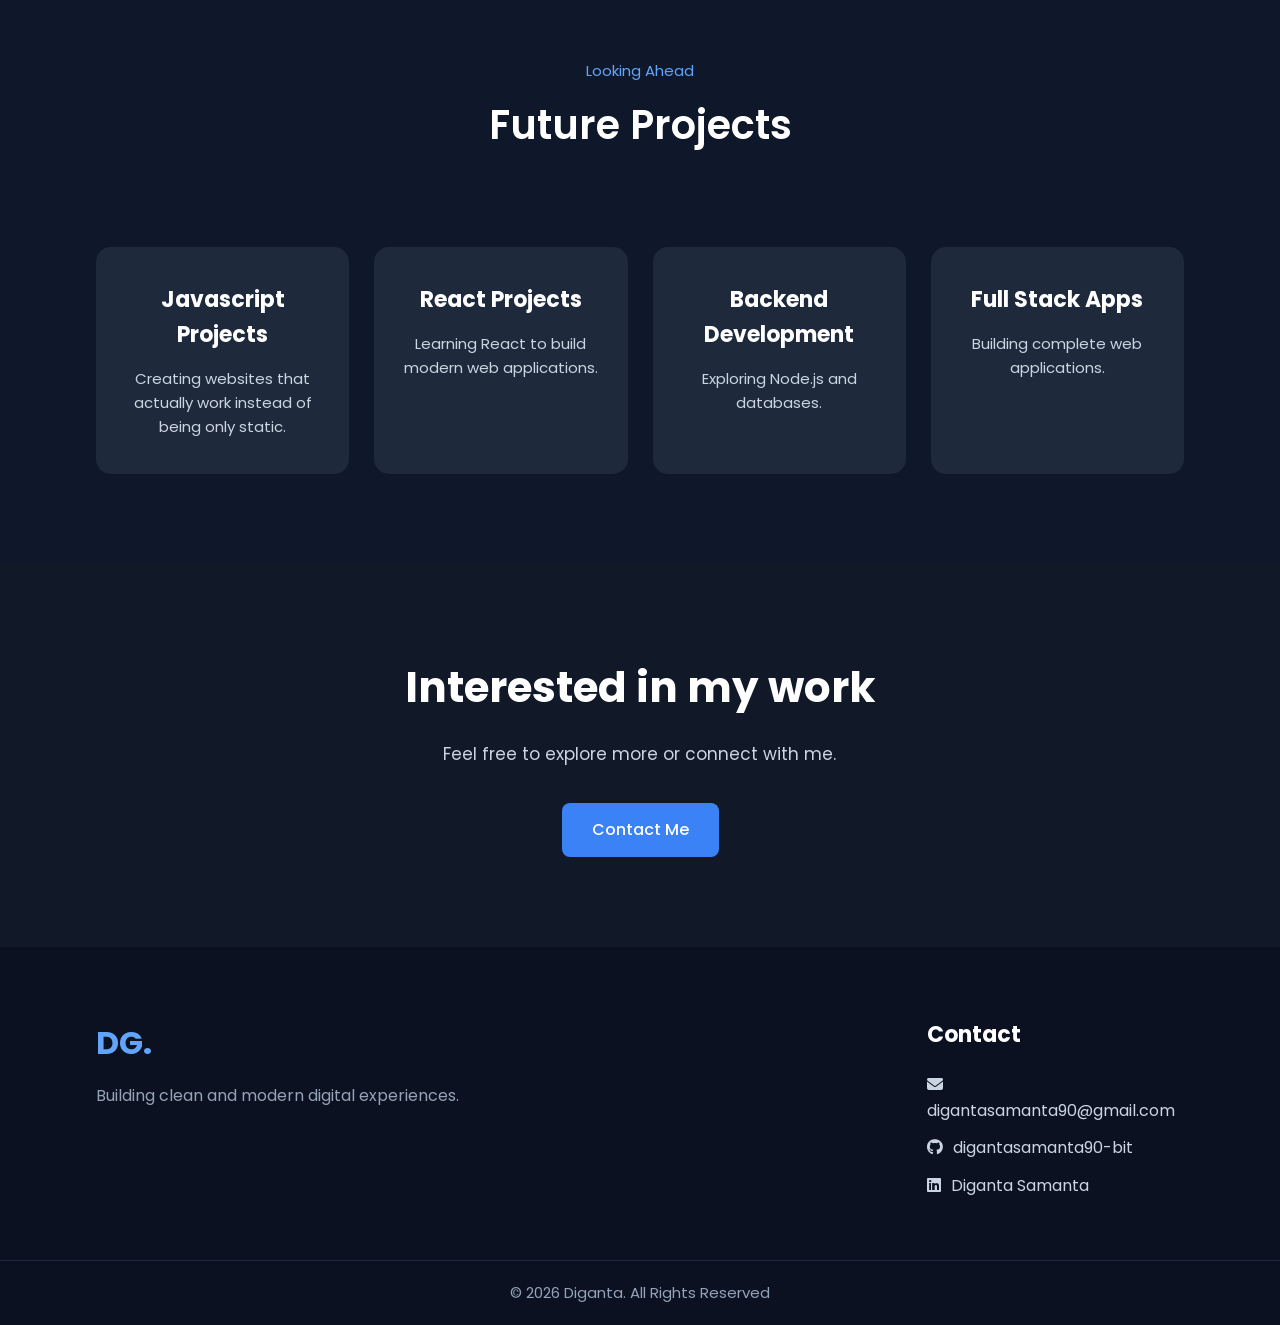
<file: projects.html>
<!DOCTYPE html>
<html lang="en">
<head>
    <meta charset="UTF-8">
    <meta name="viewport" content="width=device-width, initial-scale=1.0">
    <title>My Portfolio | Projects</title>
    <link rel="preconnect" href="https://fonts.googleapis.com">
<link rel="preconnect" href="https://fonts.gstatic.com" crossorigin>
<link href="https://fonts.googleapis.com/css2?family=Poppins:wght@300;400;500;600;700&display=swap" rel="stylesheet">
    <link rel="stylesheet"
          href="https://cdnjs.cloudflare.com/ajax/libs/font-awesome/6.7.2/css/all.min.css">
    <link rel="stylesheet" href="style.css">
    <link rel="stylesheet" href="styleresponsive.css">
</head>
<body>

<!-- navbar -->

<header>
        <div class="container">
            <nav>
                <div class="logo">
                    DG.
                </div>
                <ul class="nav-links">
                    <li><a href="index.html" >Home</a></li>
                    <li><a href="about.html">About</a></li>
                    <li><a href="projects.html" class="active">Projects</a></li>
                    <li><a href="connections.html">Connect</a></li>
                </ul>
                <a href="connections.html" class="nav-btn">
                    Hire Me
                </a>
            </nav>
        </div>
    </header>

<!-- Projects-Hero -->

<section class="hero">
    <div class="container hero-container">
        <div class="hero-text">
            <p class="hero-subtitle">
                My Work
            </p>
            <h1>
                Projects
            </h1>
            <h2>
                Learning Through Building
            </h2>
            <p class="hero-description">
                Every project represents another step in my learning journey. These projects helped me understand layouts, responsive design, user experience and clean code.
            </p>
        </div>
        <div class="project-banner">
            <img src="Images/project banner.png" alt="Projects">
        </div>
    </div>
</section>

<!-- Projects Galleery -->

<section class="featured-projects">

        <div class="container">
            <div class="section-title">
                <p>
                    All of Me
                </p>

                <h2>
                    Projects
                </h2>
            </div>

            <!-- card grid -->
            
            <div class="project-grid">
            
                <!-- card 1 -->

                <div class="project-card">
                    <video autoplay muted loop>
                            <source src="Images/stone paper scissors .mp4" type="video/mp4">
                    </video>
                    <div class="project-content">
                        <h3>
                            Stone Paper Scissors Game
                        </h3>
                        <p>
                            A mini game focusing on the JavaScript lessons
                        </p>
                        <div class="skill-list2">
                            <span>HTML</span>
                            <span>CSS</span>
                            <span>JavaScript</span>
                        </div>
                        <br>
                        <div class="skill-list2">
                            <a href="https://stone-paper-scissors-git-main-diganta.vercel.app/">Live Demo</a>
                            <a href="https://github.com/digantasamanta90-bit/Stone-Paper-Scissors">Github</a>
                        </div>
                    </div>
                </div>
            
                <!-- <div class="project-card">
                    <video autoplay muted loop>
                            <source src="Images/card animation.mp4" type="video/mp4">
                    </video>
                    <div class="project-content">
                        <h3>
                            Animated Cards
                        </h3>
                        <p>
                            A modern card design where it changes color through smooth animation when you hover.
                        </p>
                        <div class="skill-list2">
                            <span>HTML</span>
                            <span>CSS</span>
                        </div>
                        <br>
                        <div class="skill-list2">
                            <a href="projects/card hover/cardhover.html">Live Demo</a>
                            <a href="https://github.com/digantasamanta90-bit/CSS-Animations-/tree/main/card%20hover">Github</a>
                        </div>
                    </div>
                </div> -->

                <!-- card 2 -->

                <div class="project-card">
                    <img src="Images/amazon.png" alt="Project">
                    <div class="project-content">
                        <h3>
                            Amazon.com static webpage
                        </h3>
                        <p>
                           Clone of a popular shopping website's static landing page.
                        </p>
                        <div class="skill-list2">
                            <span>HTML</span>
                            <span>CSS</span>
                        </div>
                        <br>
                        <div class="skill-list2">
                            <a href="projects/amazon/amazon.html">Live Demo</a>
                            <a href="https://github.com/digantasamanta90-bit/Amazon-static-webPage">Github</a>
                        </div>
                    </div>
                </div>

                <!-- card 3 -->

                 <div class="project-card">
                    <video autoplay muted loop>
                            <source src="Images/smokey name.mp4" type="video/mp4">
                    </video>
                    <div class="project-content">
                        <h3>
                            Smokey name effect
                        </h3>
                        <p>
                            Login video animation for websites
                        </p>
                        <div class="skill-list2">
                            <span>HTML</span>
                            <span>CSS</span>
                        </div>
                        <br>
                        <div class="skill-list2">
                            <a href="projects/smoky button/smokeyname.html">Live Demo</a>
                            <a href="https://github.com/digantasamanta90-bit/CSS-Animations-/tree/main/smokey%20button">Github</a>
                        </div>
                    </div>
                </div>

                <!-- <div class="project-card">
                    <img src="Images/instagram.png" alt="Project">
                    <div class="project-content">
                        <h3>
                           Instagram Logo Design
                        </h3>
                        <p>
                            Clone of a very popular social media app icon with hover and button effect.
                        </p>
                        <div class="skill-list2">
                            <span>HTML</span>
                            <span>CSS</span>
                        </div>
                        <br>
                        <div class="skill-list2">
                            <a href="projects/Instagram Logo/instagramlogo.html">Live Demo</a>
                            <a href="https://github.com/digantasamanta90-bit/Frontend-practices-/tree/main/Instagram%20Logo">Github</a>
                        </div>
                    </div>
                </div> -->

                <!-- card 4 -->

                <div class="project-card">
                    <video autoplay muted loop>
                            <source src="Images/card animation.mp4" type="video/mp4">
                    </video>
                    <div class="project-content">
                        <h3>
                            Animated Cards
                        </h3>
                        <p>
                            A modern card design where it changes color through smooth animation when you hover.
                        </p>
                        <div class="skill-list2">
                            <span>HTML</span>
                            <span>CSS</span>
                        </div>
                        <br>
                        <div class="skill-list2">
                            <a href="projects/card hover/cardhover.html">Live Demo</a>
                            <a href="https://github.com/digantasamanta90-bit/CSS-Animations-/tree/main/card%20hover">Github</a>
                        </div>
                    </div>
                </div>

                <!-- card 5 -->

                <div class="project-card">
                    <img src="Images/microsoft store.png" alt="Project">
                    <div class="project-content">
                        <h3>
                            Microsoft Store logo design
                        </h3>
                        <p>
                            Clone of microsoft store's app icon with gradient and button effect.
                        </p>
                        <div class="skill-list2">
                            <span>HTML</span>
                            <span>CSS</span>
                        </div>
                        <br>
                        <div class="skill-list2">
                            <a href="projects/Microsoft store logo/microsoftlogo.html">Live Demo</a>
                            <a href="https://github.com/digantasamanta90-bit/Frontend-practices-/tree/main/Microsoft%20store%20logo">Github</a>
                        </div>
                    </div>
                </div>

                <!-- card 6 -->

                <div class="project-card">
                    <video autoplay muted loop>
                            <source src="Images/tic tac toe.mp4" type="video/mp4">
                    </video>
                    <div class="project-content">
                        <h3>
                           Mini Games
                        </h3>
                        <p>
                            Tic Tac Toe game with a nice Windows Xp retro theme
                        </p>
                        <div class="skill-list2">
                            <span>HTML</span>
                            <span>CSS</span>
                            <span>JavaScript</span>
                        </div>
                        <br>
                        <div class="skill-list2">
                            <a href="https://tic-tac-toe-game-git-main-diganta.vercel.app/">Live Demo</a>
                            <a href="https://github.com/digantasamanta90-bit/Tic-tac-toe-game">Github</a>
                        </div>
                    </div>
                </div>
            </div>
        </div>

    </section>

    <!-- Future Goals -->

    <section class="services">
        <div class="container">
            <div class="section-title">
                <p>Looking Ahead</p>
                <h2>Future Projects</h2>
            </div>
            <div class="service-grid">
                <!-- card 1 -->
                 <div class="service-card">
                        <h3>
                            Javascript Projects
                        </h3>
                        <p>
                            Creating websites that actually work instead of being only static.
                        </p>
                </div>
                <!-- card 1 -->
                 <div class="service-card">
                        <h3>
                            React Projects
                        </h3>
                        <p>
                            Learning React to build modern web applications.
                        </p>
                </div>
                <!-- card 1 -->
                 <div class="service-card">
                        <h3>
                            Backend Development
                        </h3>
                        <p>
                            Exploring Node.js and databases.
                        </p>
                </div>
                <!-- card 1 -->
                 <div class="service-card">
                        <h3>
                            Full Stack Apps
                        </h3>
                        <p>
                            Building complete web applications.
                        </p>
                </div>
            </div>
        </div>
    </section>

    <!-- cta -->

<section class="cta">
    <div class="container">
        <h2>Interested in my work</h2>
        <p>
            Feel free to explore more or connect with me.
        </p>
        <a href="connections.html" class="btn-primary">
            Contact Me
        </a>
    </div>
</section>

<!-- footer -->

    <footer>
        <div class="container footer-container">
            <div class="footer-logo">
                <h2>
                    DG.
                </h2>
                <p>
                    Building clean and modern digital experiences.
                </p>
            </div>
            <!-- <div class="footer-links">
                <h3>
                    Quick Links
                </h3>
                <ul>
                    <li>
                        <a href="index.html">
                            Home
                        </a>
                    </li>
                    <li>
                        <a href="about.html">
                            About
                        </a>
                    </li>
                    <li>
                        <a href="projects.html">
                            Projects
                        </a>
                    </li>
                    <li>
                        <a href="connections.html">
                            Connections
                        </a>
                    </li>
                </ul>
            </div> -->
            <div class="footer-contact">

                <h3>Contact</h3>

                <p><a href="mailto:digantasamanta90@gmail.com"><i class="fa-solid fa-envelope"></i>digantasamanta90@gmail.com</a ></p>

                <p><a href="https://github.com/digantasamanta90-bit"><i class="fa-brands fa-github"></i>digantasamanta90-bit</a ></p>

                <p><a href="https://www.linkedin.com/in/diganta-samanta-9126b0384/"><i class="fa-brands fa-linkedin"></i>Diganta Samanta</a ></p>

            </div>
            
        </div>
        <div class="copyright">
                <p>© 2026 Diganta. All Rights Reserved</p>
        </div>
        
    </footer>

</body>
</file>
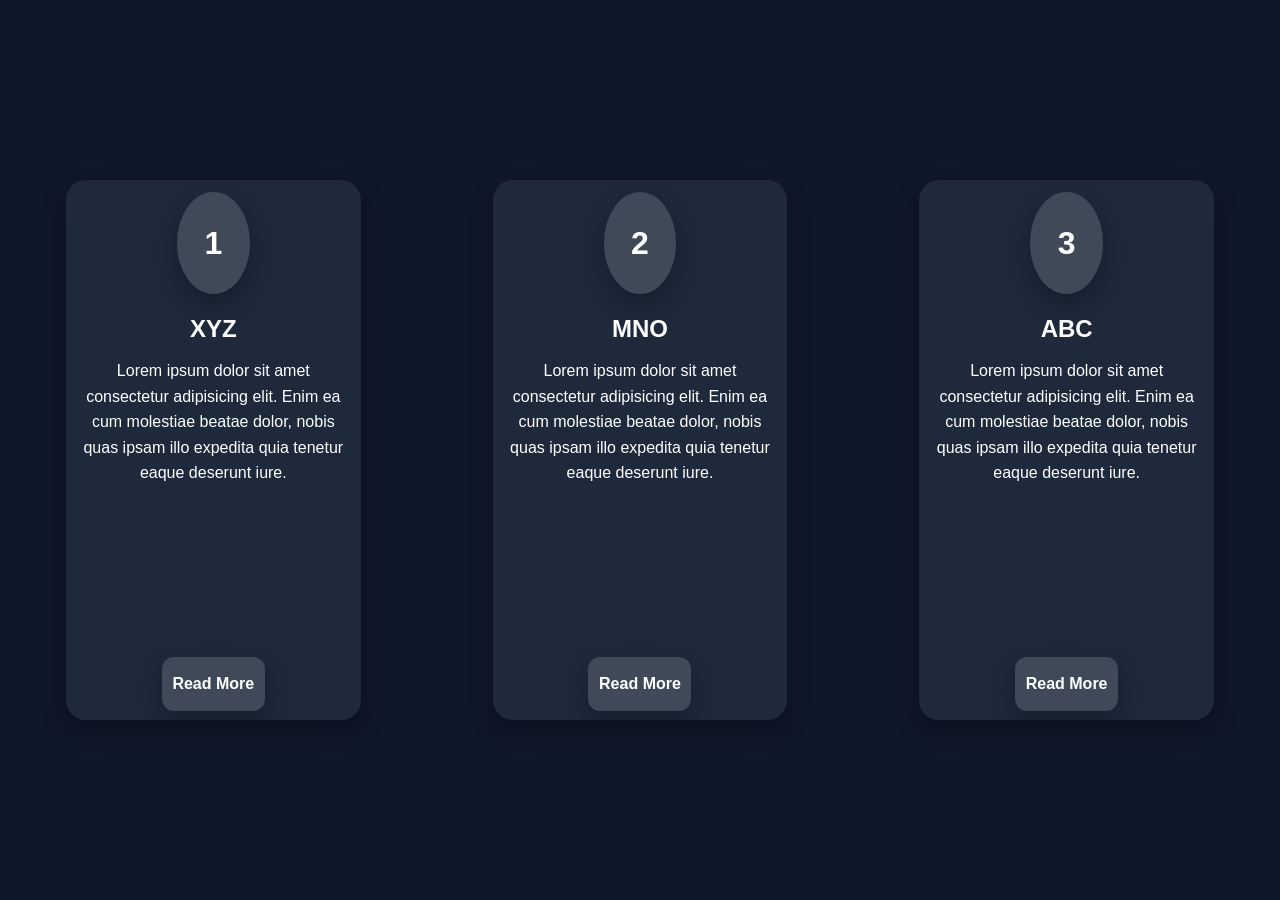
<file: projects/card hover/cardhover.html>
<!DOCTYPE html>
<html lang="en">
<head>
    <meta charset="UTF-8">
    <meta name="viewport" content="width=device-width, initial-scale=1.0">
    <title>Card Hover Effect</title>
    <link rel="stylesheet" href="cardhover.css">
</head>
<body>

    <div class="container">

        <div class="card card1">
            <div class="card-number">
                <h1>1</h1>
            </div>

            <div class="card-content">
                <h2>XYZ</h2>
                <p>
                    Lorem ipsum dolor sit amet consectetur adipisicing elit.
                    Enim ea cum molestiae beatae dolor, nobis quas ipsam illo
                    expedita quia tenetur eaque deserunt iure.
                </p>
            </div>

            <div class="card-button">
                <a href="#">Read More</a>
            </div>
        </div>

        <div class="card card2">
            <div class="card-number">
                <h1>2</h1>
            </div>

            <div class="card-content">
                <h2>MNO</h2>
                <p>
                    Lorem ipsum dolor sit amet consectetur adipisicing elit.
                    Enim ea cum molestiae beatae dolor, nobis quas ipsam illo
                    expedita quia tenetur eaque deserunt iure.
                </p>
            </div>

            <div class="card-button">
                <a href="#">Read More</a>
            </div>
        </div>

        <div class="card card3">
            <div class="card-number">
                <h1>3</h1>
            </div>

            <div class="card-content">
                <h2>ABC</h2>
                <p>
                    Lorem ipsum dolor sit amet consectetur adipisicing elit.
                    Enim ea cum molestiae beatae dolor, nobis quas ipsam illo
                    expedita quia tenetur eaque deserunt iure.
                </p>
            </div>

            <div class="card-button">
                <a href="#">Read More</a>
            </div>
        </div>

    </div>

</body>
</html>
</file>
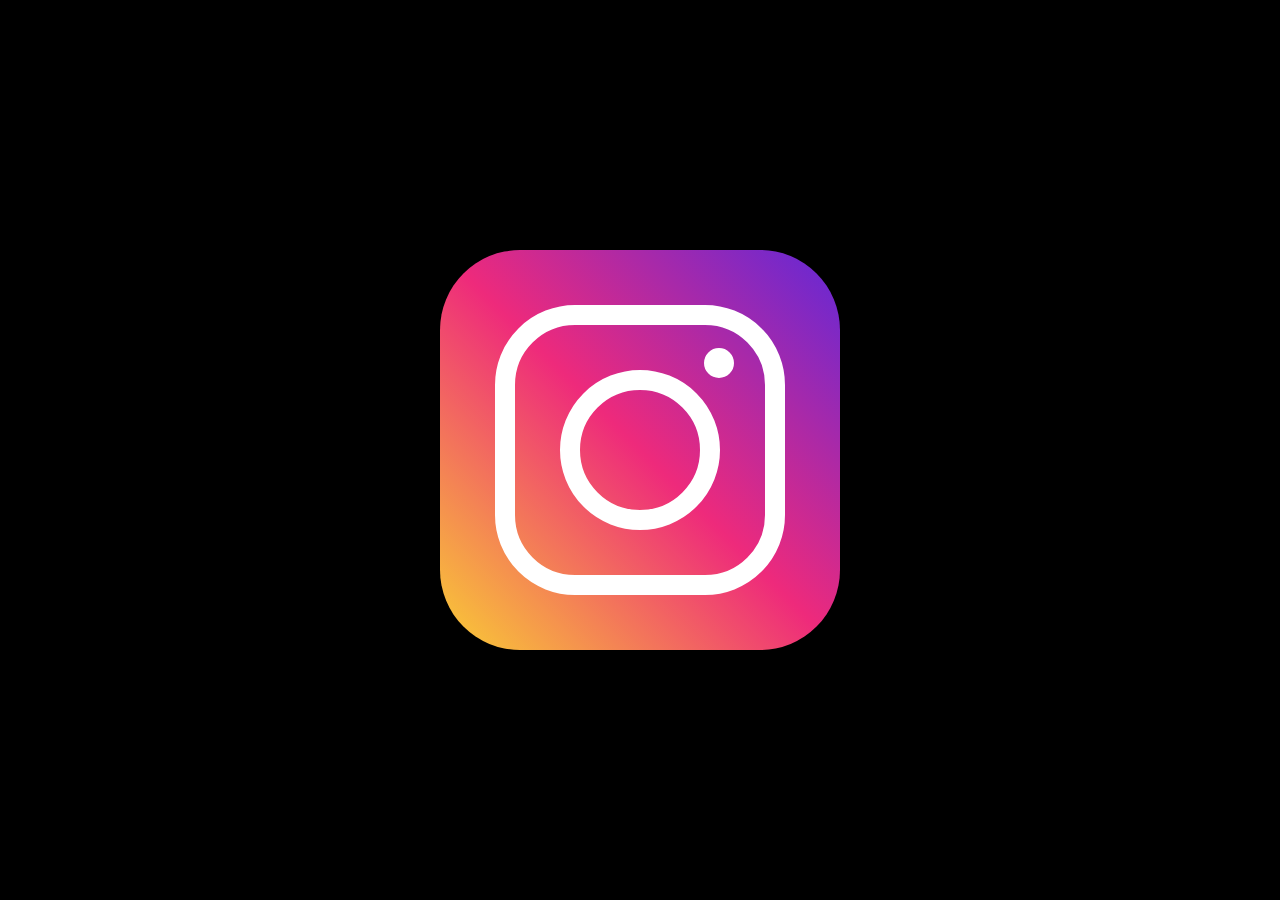
<file: projects/Instagram Logo/instagramlogo.html>
<!doctype html>
<html lang="en">
  <head>
    <meta charset="UTF-8" />
    <meta name="viewport" content="width=device-width, initial-scale=1.0" />
    <title>Document</title>
    <link rel="stylesheet" href="instagramlogo.css" />
    <!-- <style>
      .middlediv {
        height: 300px;
        width: 300px;
        border-radius: 50%;
      }
    </style> -->
    
  </head>
  <body>
     <a href="https://www.instagram.com"> 
        
    <div class="outerdiv">
      <div class="middlediv">
        <div class="innerdiv innerdiv1"></div>
        <div class="innerdiv innerdiv2"></div>
      </div>
    </div>
    </a>
  </body>
</html>
</file>
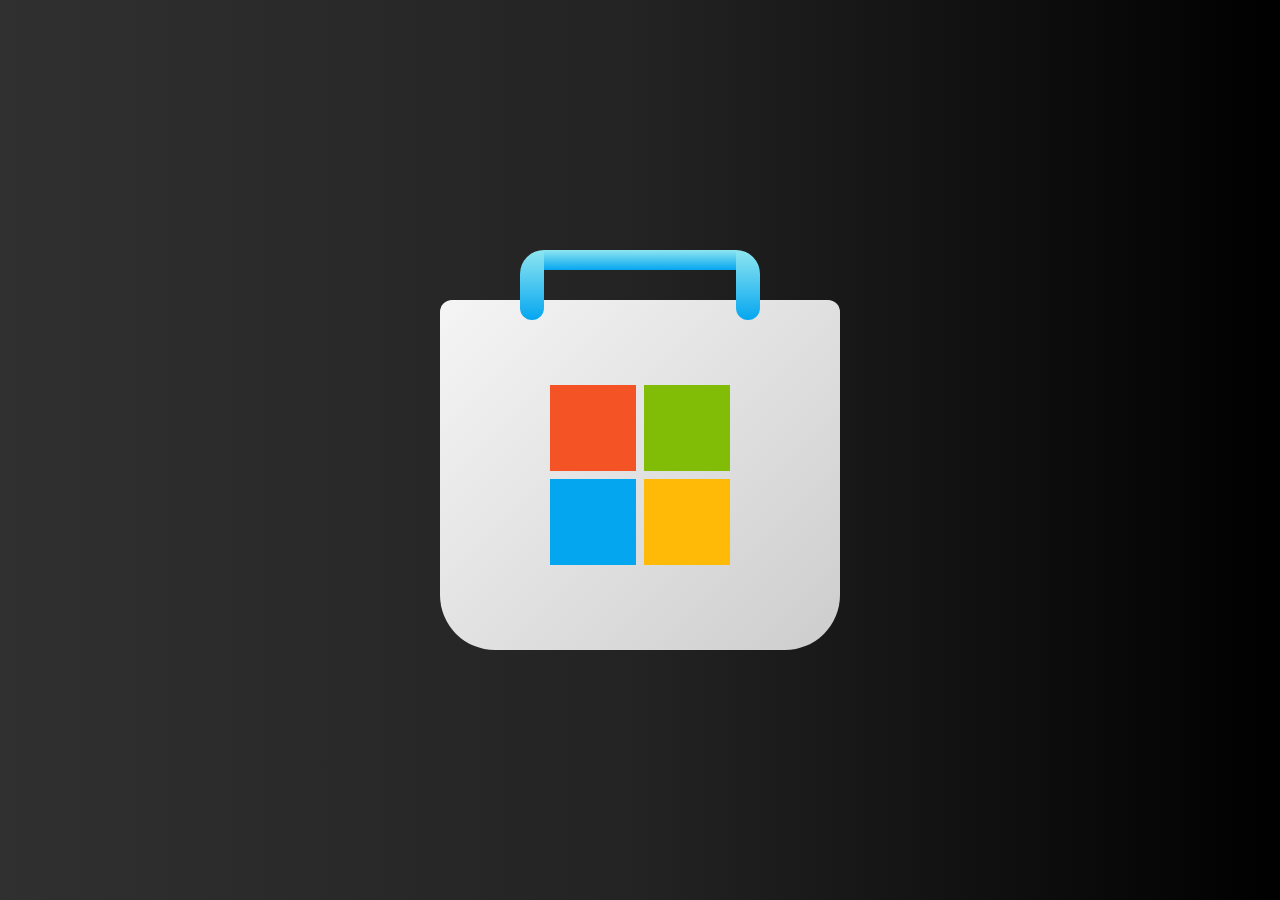
<file: projects/Microsoft store logo/microsoftlogo.html>
<!DOCTYPE html>
<html lang="en">
<head>
    <meta charset="UTF-8">
    <meta name="viewport" content="width=device-width, initial-scale=1.0">
    <title>Document</title>
    <link rel="stylesheet" href="microsoftlogo.css">
</head>
<body>
    <a href="https://microsoft.com">
    <div class="structurediv">
        <div class="handle">
            <div class="lefthandle"></div>
            <div class="tophandle"></div>
            <div class="righthandle"></div>
        </div>
        <div class="bag">
            <div class="bagcenter">
                <div class="row upperrow">
                    <div class="box box1"></div>
                    <div class="box box2"></div>
                </div>
                <div class="row lowerrow">
                    <div class="box box3"></div>
                    <div class="box box4"></div>
                </div>
            </div>
        </div>
    </div>
    </a>
</body>
</html>
</file>
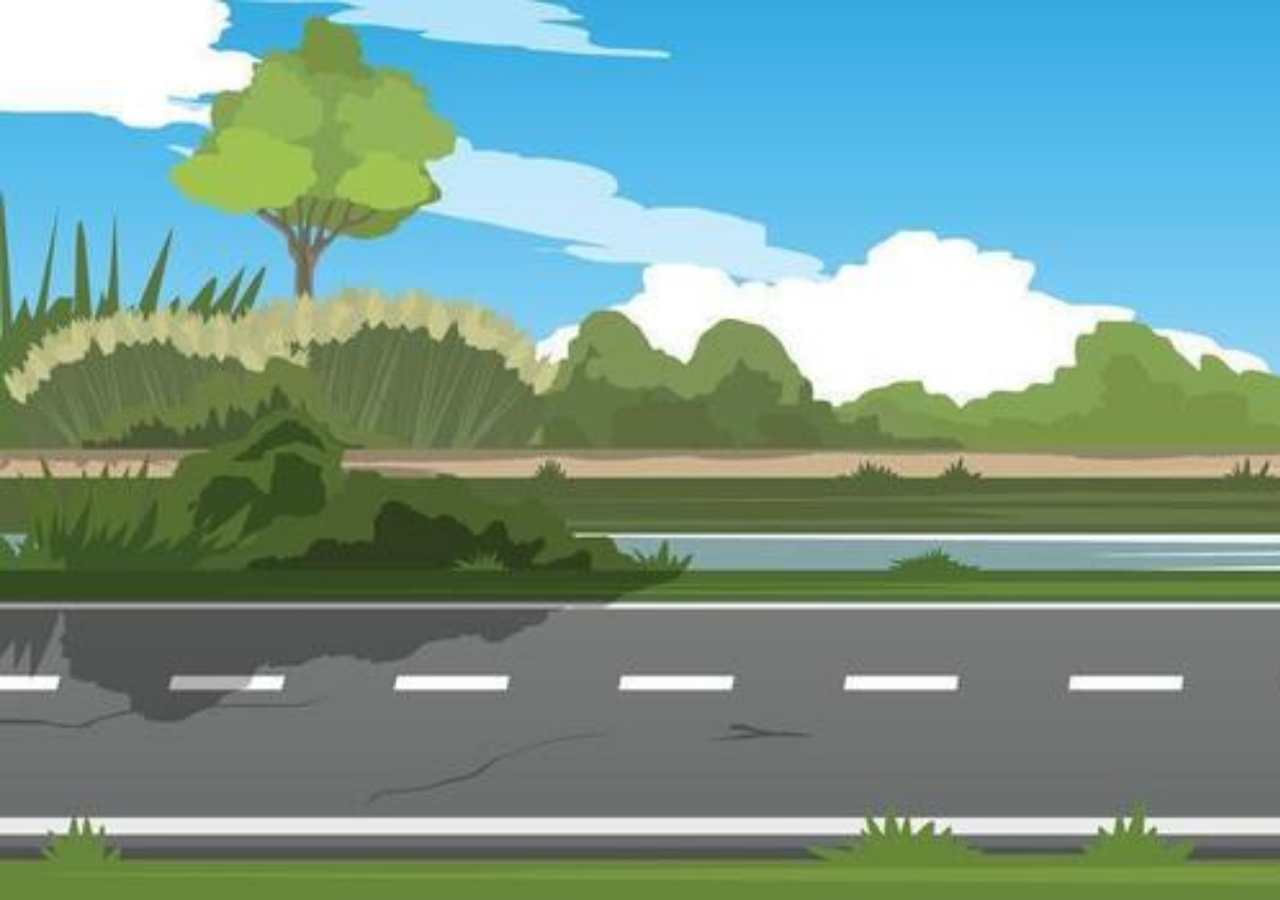
<file: projects/moving car animation/movingcar.html>
<!doctype html>
<html lang="en">
  <head>
    <meta charset="UTF-8" />
    <meta name="viewport" content="width=device-width, initial-scale=1.0" />
    <title>Document</title>
    <link rel="stylesheet" href="movingcar.css" />
  </head>
  <body>
    <div id="background">
      <div id="car">
        <img src="images/car.png" alt="car" />
        <img class="wheel rear-wheel" src="images/wheel.png" alt="wheel" />
        <img class="wheel front-wheel" src="images/wheel.png" alt="wheel" />
      </div>
    </div>
  </body>
</html>
</file>
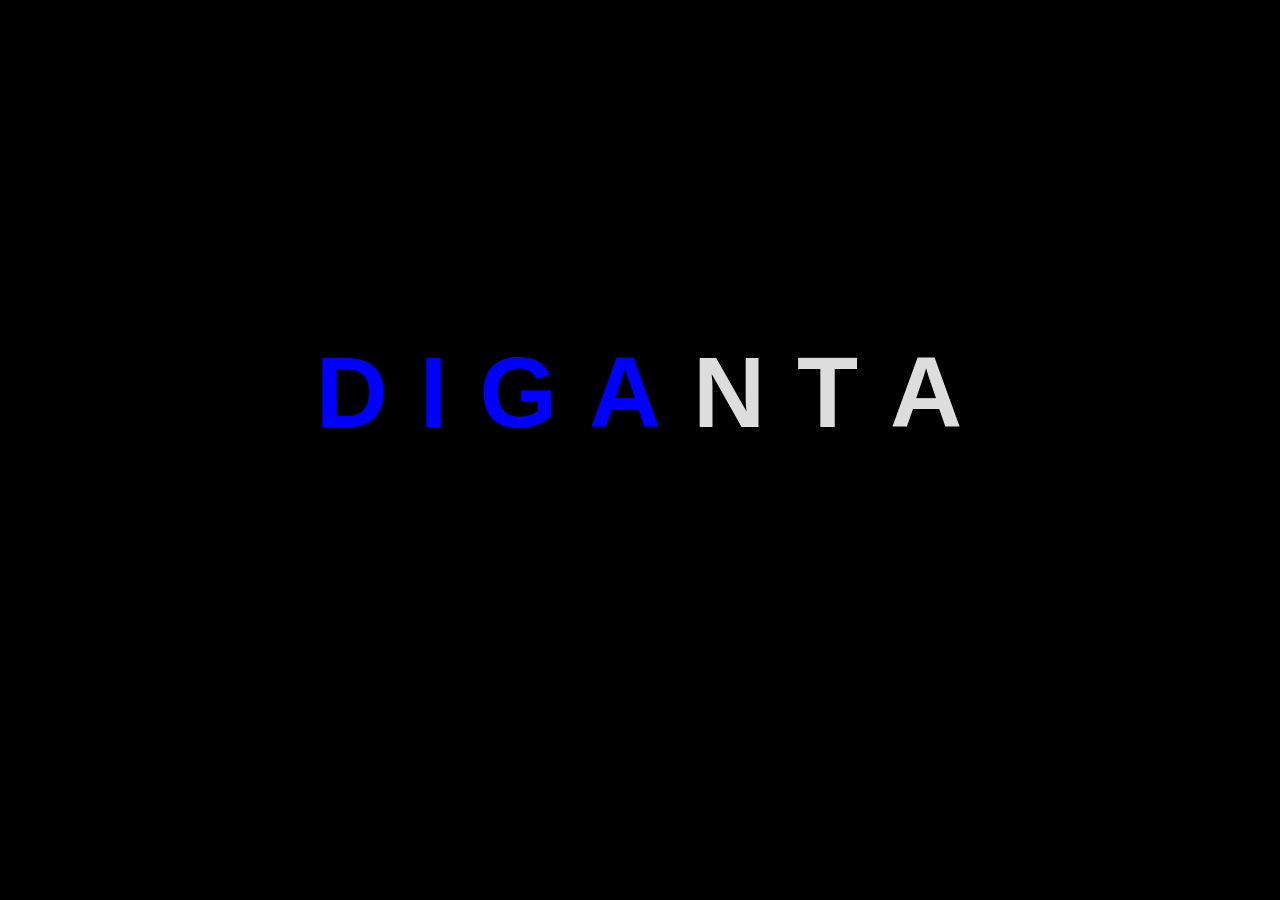
<file: projects/smokey button/smokeyname.html>
<!DOCTYPE html>
<html lang="en">
<head>
    <meta charset="UTF-8">
    <meta name="viewport" content="width=device-width, initial-scale=1.0">
    <title>Document</title>
    <link rel="stylesheet" href="smokeyname.css">
</head>
<body>
    <video src="images/video.mp4" muted="" autoplay=""></video>
    <section>
    <h1>
        <span>D</span>
        <span>I</span>
        <span>G</span>
        <span>A</span>
        <span>N</span>
        <span>T</span>
        <span>A</span>
    </h1>
    </section>
</body>
</html>
</file>
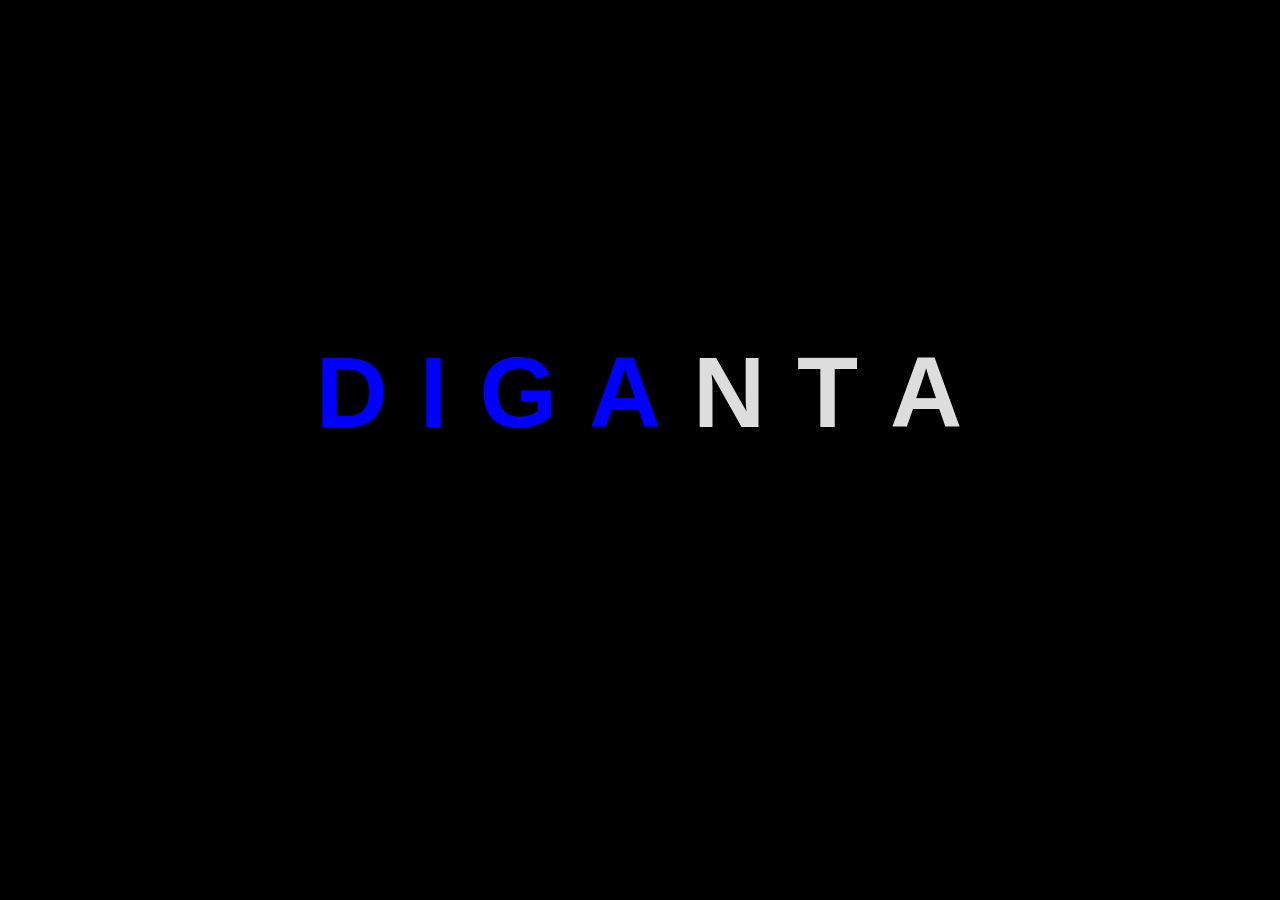
<file: projects/smoky button/smokyname.html>
<!DOCTYPE html>
<html lang="en">
<head>
    <meta charset="UTF-8">
    <meta name="viewport" content="width=device-width, initial-scale=1.0">
    <title>Document</title>
    <link rel="stylesheet" href="smokyname.css">
</head>
<body>
    <video src="images/video.mp4" muted="" autoplay=""></video>
    <section>
    <h1>
        <span>D</span>
        <span>I</span>
        <span>G</span>
        <span>A</span>
        <span>N</span>
        <span>T</span>
        <span>A</span>
    </h1>
    </section>
</body>
</html>
</file>
<file: style.css>
*{
    margin:0;
    padding:0;
    box-sizing:border-box;
}



html{
    scroll-behavior:smooth;
}

/* for all */


body{
    font-family:'Poppins',sans-serif;
    background:#0f172a;
    color:#ffffff;
    line-height:1.6;
}
img{    
    width:100%;
    height:200px;
    object-fit:cover;
    border-radius:18px;
    border:5px solid #1e293b;
    box-shadow:0 15px 35px rgba(0,0,0,.35);
}
.about-image{
    width:380px;
    height:450px;
    object-fit:cover;
    border-radius:18px;
    border:5px solid #1e293b;
    box-shadow:0 15px 35px rgba(0,0,0,.35);
}
.project-banner{
    flex:1;
    scale: 1.3;
    display:flex;
    justify-content:center;
}
video{
    width:100%;
    height:340px;
    object-fit:cover;
    border-radius:18px;
    border:5px solid #1e293b;
    box-shadow:0 15px 35px rgba(0,0,0,.35);
}
a{
    text-decoration:none;
    color:inherit;
}
ul{
    list-style:none;
}
.container{
    width:85%;
    margin:auto;
}

section{
    padding:90px 0;
}

.section-title{
    text-align:center;
    margin-bottom:60px;
}

.section-title p{
    color:#60a5fa;
    font-size:15px;
    margin-bottom:10px;
}

.section-title h2{
    font-size:40px;
    font-weight:600;
    padding-bottom: 30px;
}

.project-card,
.service-card,
.skill-category,
.hero-image img,
.about-image img,
.btn-primary,
.btn-secondary,
.nav-btn{
    transition:all .35s ease;
}

/* .project-card:hover img{
    transform:scale(1.05);
}

.project-card img{
    transition:transform .35s ease;
} */

/* nav bar section */

header{
    position:fixed;
    top:0;
    left:0;
    width:100%;
    background:#111827;
    border-bottom:1px solid #1f2937;
    z-index:1000;
}

nav{
    display:flex;
    justify-content:space-between;
    align-items:center;
    height:80px;
}

.logo{
    font-size:28px;
    font-weight:700;
    color:#60a5fa;
}

.nav-links{
    display:flex;
    gap:35px;
}

.nav-links a{
    color:#d1d5db;
    font-size:16px;
    transition:0.3s;
}
.nav-links a:hover{
    color:#60a5fa;
}

.active{
    color:#60a5fa ;
}

.nav-btn{
    background:#3b82f6;
    color:white;
    padding:12px 28px;
    border-radius:8px;
    transition:.3s;
}

.nav-btn:hover{
    background:#2563eb;
}
.nav-links a{
    position:relative;
    color:#d1d5db;
    transition:.3s;
}
.nav-links a::after{
    content:"";
    position:absolute;
    left:0;
    bottom:-6px;
    width:0;
    height:2px;
    background:#3b82f6;
    transition:.3s;
}
.nav-links a:hover{
    color:#3b82f6;
}
.nav-links a:hover::after{
    width:100%;
}
.nav-links a.active{
    color:#3b82f6;
}
.nav-links a.active::after{
    width:100%;
}
/* Hero section */

.hero{
    min-height:100vh;
    display:flex;
    /* justify-content: center; */
    align-items:center;
}

.hero-container{
    display:flex;
    justify-content:space-between;
    align-items:center;
    gap:70px;
}

.hero-text{
    flex:1;
}

.hero-subtitle{
    color:#60a5fa;
    font-size:18px;
    margin-bottom:10px;
}

.hero-text h1{
    font-size:72px;
    line-height:1;
    margin-bottom:15px;
}

.hero-text h2{
    font-size:34px;
    color:#cbd5e1;
    font-weight:500;
    margin-bottom:25px;
}

.hero-description{
    color:#94a3b8;
    font-size:17px;
    max-width:550px;
    margin-bottom:35px;
}

.hero-buttons{
    display:flex;
    gap:20px;
}

.hero-image{
    flex:1;
    display:flex;
    justify-content:center;
}

.hero-image img{
    width:380px;
    height:450px;
    object-fit:cover;
    border-radius:18px;
    border:5px solid #1e293b;
    box-shadow:0 15px 35px rgba(0,0,0,.35);
}
/* buttons */
.btn-primary{
    display: inline-block;
    padding: 14px 30px;
    background: #3b82f6;
    color: white;
    border-radius: 8px;
    transition: .3s;
    font-weight: 500;
}
.btn-primary:hover{
    background: #2563eb;
    transform:translateY(-3px) ;
}
.btn-secondary{
    display: inline-block;
    padding: 14px 30px;
    background:transparent;
    color: #3b82f6;
    border: 1px solid #3b82f6;
    border-radius: 8px;
    transition: .3s;
    font-weight: 500;
}
.btn-secondary:hover{
    background: #2563eb;
    color: white;
    transform:translateY(-3px) ;
}
/* projects */

.featured-projects{
    background:#111827;
}

.project-grid{
    display:grid;
    grid-template-columns:repeat(2,1fr);
    gap:35px;
}

.project-card{
    background:#1e293b;
    border-radius:15px;
    overflow:hidden;
    transition:.3s;
}

.project-card:hover{
    transform:translateY(-8px);
    box-shadow:0 15px 35px rgba(0,0,0,.25);
}

.project-card img{
    height:340px;
    object-fit:cover;
}

.project-content{
    padding:25px;
}

.project-content h3{
    font-size:24px;
    margin-bottom:15px;
}

.project-content p{
    color:#cbd5e1;
    font-size:15px;
    margin-bottom:20px;
}

.project-content a{
    color:#60a5fa;
    font-weight:500;
    transition:.3s;
}

.project-content a:hover{
    letter-spacing:1px;
}

/* services */

.services{
    background: #0f172a;
}
.service-grid{
    display: grid;
    grid-template-columns: repeat(4,1fr);
    gap: 25px;
}
.service-card{
    background: #1e293b;
    padding: 35px 25px;
    border-radius: 15px;
    text-align: center;
    transition: .3s;
}
.service-card:hover{
    transform: translateY(-8px);
    box-shadow: 0 15px 35px  rgba(0,0,0,.25);
}
.service-icon{
    font-size: 45px;
    margin-bottom: 20px;
}
.service-card h3{
    margin-bottom:15px;
    font-size:22px;
}
.service-card p{
    color:#cbd5e1;
    font-size:15px;
}

/* Skills & Tools */

.skills{
    background: #111827;
}
.skills-wrapper{
    display: flex;
    justify-content: space-between;
    gap: 30px;
}
.skill-category{
    flex: 1;
    background: #1e293b;
    padding: 35px;
    border-radius: 15px;
}
.skill-category:hover{
    transform: translateY(-8px);
    box-shadow: 0 15px 35px  rgba(0,0,0,.25);
}
.skill-category h3{
    margin-bottom: 25px;
    text-align: center;
    font-size: 24px;
}
.skill-category p{
    text-align: center;
}
.skill-list{
    display: flex;
    flex-wrap: wrap;
    justify-content: center;
    gap: 15px;
}
.skill-list span{
    background: #334155;
    color: white;
    padding: 12px 20px;
    border-radius: 30px;
    font-size: 15px;
    transition: .3s;
}
.skill-list span:hover{
    background: #3b82f6;
    cursor: pointer;
}
.skill-list2{
    display: flex;
    flex-wrap: wrap;
    justify-content: left;
    gap: 15px;
}
.skill-list2 span{
    background: #334155;
    color: white;
    padding: 12px 20px;
    border-radius: 30px;
    font-size: 15px;
    transition: .3s;
}
.skill-list2 span:hover{
    background: #3b82f6;
    cursor: pointer;
    text-decoration: underline;
}



/* About Preview */

.about-preview{
    background: #0f172a;
}
.about-container{
    display: flex;
    justify-content: space-between;
    align-items: center;
    gap: 70px;
}
.about-image{
    flex: 1;
}
.about-image img{
    width: 100%;
    max-width: 380px;
    border-radius: 18px;
    border: 5px solid #1e293b;
    box-shadow: 0 12px 30px rgba(0,0,0,.25);
}
.about-content{
    flex: 1.3;
}
.section-tag{
    color: #60a5fa;
    font-size: 16px;
    margin-bottom: 12px;
}
.about-content h2{
    font-size: 42px;
    line-height: 1.3;
    margin-bottom: 25px;
}
.about-content p{
    color:#cbd5e1;
    margin-bottom:35px;
    font-size:16px;
}

 /* cta */

.cta{
    background: #111827;
    text-align: center;
}
.cta h2{
    font-size: 42px;
    margin-bottom: 20px;
}
.cta p{
    color: #cbd5e1;
    width: 60%;
    margin: 0 auto 35px;
    font-size: 17px;
}

/* footer */

footer{
    background: #0b1120;
    padding-top: 70px;
}
.footer-container{
    display: grid;
    grid-template-columns: 3fr 1fr;
    gap: 60px;
    padding-bottom: 50px;
}
.footer-logo h2{
    color:#60a5fa;
    margin-bottom:15px;
    font-size:32px;
}

.footer-logo p{
    color:#94a3b8;
    width:75%;
}

.footer-links h3,
.footer-contact h3{
    margin-bottom:20px;
    font-size:22px;
}

/* .footer-links ul li{
    margin-bottom:12px;
}

.footer-links a{
    color:#cbd5e1;
    transition:.3s;
}

.footer-links a:hover{
    color:#60a5fa;
    padding-left:6px;
} */

.footer-contact p{
    color:#cbd5e1;
    margin-bottom:12px;
}


/* copyright */

.copyright{
    border-top:1px solid #1e293b;
    text-align:center;
    padding-top: 20px;
    padding-bottom: 20px;
}

.copyright p{
    color:#94a3b8;
    font-size:15px;
}
i{
    /* color: white; */
    padding-right: 10px;
}

/* Contact form */

.contact-form{
    margin-top:40px;
    display: flex;
    flex-direction: column;
    gap: 20px;
    width: 100%;
}

.contact-form input,
.contact-form textarea{
    width: 100%;
    padding: 15px 18px;
    background:#1e293b;
    color: #ffffff;
    border: 1px solid #334155;
    border-radius: 8px;
    font-size: 16px;
    font-family: 'Poppins', sans-serif;
    outline: none;
}
.contact-form textarea{
    resize: vertical;
    min-height: 170px;
}

.contact-form input::placeholder,
.contact-form textarea::placeholder{
    border-color: #3b82f6;
}
.contact-form button{
    width: 220px;
}
</file>
<file: styleresponsive.css>
/* tablet horizontal */

@media(max-width: 1200px){
    .container{
        width: 90%;
    }
    .hero-container,
    .about-container{
        gap: 50px;
    }
    .hero-text h1{
        font-size: 60px;
    }
    .hero-text h2{
        font-size: 30px;
    }
    .hero-description{
        font-size: 16px;
    }
    .hero-image img,
    .about-image{
        width: 330px;
        height: 400px;
    }
    .project-banner{
        scale: 1.1;
    }
    .project-grid{
        gap: 25px;
    }
    .service-grid{
        grid-template-columns: repeat(2,1fr);
    }.skills-wrapper{
        gap: 20px;
    }
    .skill-category{
        padding: 30px;
    }
    .section-title h2{
        font-size: 36px;
    }
    .about-content h2{
        font-size: 36px;
    }
    .cta h2{
        font-size: 36px;
    }
    .footer-container{
        gap: 40px;
    }
    .footer-contact{
        width: 120%;
    }
}

/* tablet vertical */

@media (max-width:1000px){
    section{
        padding: 70px 0;
    }
    .container{
        width: 92%;
    }
    nav{
        height: auto;
        padding: 20px 0;
        /* flex-wrap: wrap; */
        display: flex;
        justify-content: space-around;
        gap: 20px;  
    }
    .logo{
        width: 20%;
        text-align: left;
    }
    .nav-links{
        width: 100%;
        justify-content: center;
        flex-wrap: wrap;
        gap: 25px;
    }
    .nav-btn{
        padding:5px 25px;
        white-space: nowrap;
    }
    .hero{
        min-height: auto;
        padding-top: 140px;
    }
    .hero-container{
        flex-direction:column-reverse;
        text-align:center;
        gap:50px;
    }
    .hero-description{
        max-width: 100%;
        margin-left: auto;
        margin-right: auto;
    }
    .hero-buttons{
        justify-content: center;
        flex-wrap: wrap;
    }
    .hero-image img{
        /* margin-top: 80px; */
        width: 320px;
        height: 390px;
    }
    .project-banner{
         /* margin-top: 80px; */
        scale: 1;
    }
    .about-container{
        flex-direction: column;
        text-align: center;
    }
    .about-content h2{
        font-size: 34px;
    }
    .about-image{
        /* margin-top: 80px; */
        width: 320px;
        height: 390px;
    }
    .project-grid{
        grid-template-columns: 1fr;
    }
    .project-card img,
    .project-card video{
        height: 300px;
    }
    .service-grid{
        grid-template-columns: repeat(2,1fr);
    }
    .skills-wrapper{
        flex-direction: column;
    }
    .cta p{
        width: 90%;
    }
    .footer-container{
        grid-template-columns: 1fr;
        text-align: center;
    }
    .footer-logo{
        width: 100%;
    }
    .footer-logo p{
        margin-left: 99px;
    }
    .footer-contact{
        width: 100%;
        margin: auto;
    }

}

/* mobile horizontal */

@media (max-width:800px){

    section{
        padding:60px 0;
    }
    .container{
        width:94%;
    }    
    nav{
        padding:18px 0;
        gap:18px;
    }
    .logo{
        font-size:26px;
    }
    .nav-links{
        gap:18px;
    }
    .nav-links a{
        font-size:15px;
    }
    .nav-btn{
        padding:10px 22px;
        font-size:15px;
    }    
    .hero{
        padding-top:170px;
    }
    .hero-container{
        gap:40px;
    }
    .hero-text h1{
        font-size:48px;
    }
    .hero-text h2{
        font-size:25px;
    }
    .hero-subtitle{
        font-size:17px;
    }
    .hero-description{
        font-size:15px;
    }
    .hero-image img,
    .about-image{
        width:280px;
        height:340px;
    }
    .hero-buttons{
        flex-direction:column;
        align-items:center;
        gap:15px;
    }
    .btn-primary,
    .btn-secondary{
        width:220px;
        text-align:center;
    }    
    .section-title{
        margin-bottom:45px;
    }
    .section-title h2{
        font-size:30px;
    }
    .about-content h2{
        font-size:30px;
    }
    .cta h2{
        font-size:30px;
    }    
    .project-card img,
    .project-card video{
        height:240px;
    }
    .project-content{
        padding:20px;
    }
    .project-content h3{
        font-size:22px;
    }
   
    .service-grid{
        grid-template-columns:1fr;
    }
    .service-card{
        padding:30px 20px;
    }    
    .skill-category{
        padding:25px;
    }
    .skill-category h3{
        font-size:22px;
    }
    .skill-list{
        gap:12px;
    }
    .skill-list span{
        padding:10px 18px;
        font-size:14px;
    }
    .skill-list2{
        justify-content:center;
    }    
    .about-container{
        gap:40px;
    }    
    .cta p{
        width:100%;
        font-size:15px;
    }    
    .contact-form button{
        width:100%;
    }   
}

/* mobile vertical */

@media (max-width:600px){
    .container{
        width:95%;
    }
    section{
        padding:50px 0;
    }

    nav{
        gap:15px;
    }
    .logo{
        /* font-size:24px; */
        display: none;
    }
    .nav-links{
        gap:15px;
    }
    .nav-links a{
        font-size:14px;
    }
    .nav-btn{
        /* width:0%;
        text-align:center; */
        display: none;
    }

    .hero{
        padding-top:190px;
    }
    .hero-text h1{
        font-size:38px;
    }
    .hero-text h2{
        font-size:20px;
    }
    .hero-subtitle{
        font-size:15px;
    }
    .hero-description{
        font-size:14px;
    }
    .hero-image img,
    .about-image{
        width:230px;
        height:290px;
    }
    .btn-primary,
    .btn-secondary{
        width:100%;
        padding:13px 20px;
    }

    .section-title h2{
        font-size:26px;
    }
    .about-content h2{
        font-size:26px;
    }
    .cta h2{
        font-size:26px;
    }

    .project-card img,
    .project-card video{
        height:200px;
    }
    .project-content{
        padding:18px;
    }
    .project-content h3{
        font-size:20px;
    }
    .project-content p{
        font-size:14px;
    }

    .service-card{
        padding:25px 18px;
    }
    .service-icon{
        font-size:38px;
    }
    .service-card h3{
        font-size:20px;
    }
    .skill-category{
        padding:20px;
    }
    .skill-category h3{
        font-size:20px;
    }
    .skill-list span,
    .skill-list2 span{
        font-size:13px;
        padding:9px 16px;
    }
    .footer-logo h2{
        font-size:28px;
    }
    .footer-logo p{
        margin-left: 50px;
    }
    .footer-links h3,
    .footer-contact h3{
        font-size:20px;
    }
    .footer-contact p{
        font-size:14px;
        word-break:break-word;
    }
    .copyright p{
        font-size:13px;
    }
    .contact-form input,
    .contact-form textarea{
        font-size:15px;
    }
}
</file>
<file: projects/card hover/cardhover.css>
*{
    margin: 0;
    padding: 0;
    box-sizing: border-box;
    font-family: Arial, Helvetica, sans-serif;
}

:root{
    --shadow: 0 10px 25px rgba(0,0,0,0.3);
}

body{
    min-height: 100vh;
    display: flex;
    justify-content: center;
    align-items: center;
    background: #0f172a;
}

.container{
    width: 100%;
    height: 60vh;
    display: flex;
    justify-content: space-around;
    align-items: center;
}

.card{
    position: relative;
    overflow: hidden;
    width: 23%;
    height: 100%;
    display: flex;
    flex-direction: column;
    justify-content: space-around;
    align-items: center;
    border-radius: 20px;
    background: #1e293b;
    color: white;
    box-shadow: var(--shadow);
    transition:
    transform 0.4s ease,
    box-shadow 0.4s ease;
}



.card::before{
    content: "";;
    position: absolute;
    top: -100%;
    left: 0;;
    width: 100%;
    height: 100%;;
    transition: 0.6s ease;;
    z-index: 0;
}



.card1::before{
    background: #06b6d4;
}

.card2::before{
    background: #8b5cf6;
}

.card3::before{
    background: #f97316;
}



.card > *{
    position: relative;
    z-index: 1;
}

.card:hover::before{
    top: 0;
}

.card:hover{
    transform: translateY(-15px) scale(1.04);
    box-shadow:
    0 20px 40px rgba(0,0,0,0.4);
}

.card-number{
    width: 26%;
    height: 20%;
    display: flex;
    justify-content: center;
    align-items: center;
}

.card-number h1{
    width: 95%;
    height: 95%;
    display: flex;
    justify-content: center;
    align-items: center;
    border-radius: 50%;
    background: rgba(255,255,255,0.15);
    box-shadow: var(--shadow);
    transition: all 0.7s ease;
}

.card:hover .card-number h1{
    transform: rotate(360deg) scale(1.1);

    box-shadow:
    0 0 15px rgba(255,255,255,0.7),
    0 0 30px rgba(255,255,255,0.5),
    0 0 45px rgba(255,255,255,0.3);
}

.card-content{
    width: 90%;
    height: 60%;

    display: flex;
    flex-direction: column;
    align-items: center;

    text-align: center;
}

.card-content h2{
    margin-bottom: 15px;
}

.card-content p{
    line-height: 1.6;
}

.card-button{
    width: 35%;
    height: 10%;
    display: flex;
    justify-content: center;
    align-items: center;
    border-radius: 12px;
    background: rgba(255,255,255,0.15);
    box-shadow: var(--shadow);
    transition: 0.4s ease;
}

.card:hover .card-button{
    transform: translateY(-5px);
}

.card-button a{
    text-decoration: none;
    color: white;
    font-weight: bold;
}
</file>
<file: projects/Instagram Logo/instagramlogo.css>
*{
    margin: 0;
    padding: 0;
}
body{
    height: 100vh;
    width: 100%;
    display: flex;
    justify-content: center;
    align-items: center;
    background: black;
}
div{
    border: 1px solid black;
    display: flex;
    justify-content: center;
    align-items: center;
}
/* div:hover{
    transform: scale(1.1);
    transition: 0.5s ease;
} */
a:active{
    transform: scale(0.9);
    transition: 0.1s ease;
}
/* a:hover{
    transform: scale(1.1);
    transition: 0.1s ease;
} */
.outerdiv{
    position: relative;
    height: 400px;
    width: 400px;  
    border: transparent;
    border-radius: 80px;
    background: linear-gradient(45deg, #f9ce34, #ee2a7b, #6228d7);
}
.middlediv{
    height: 250px;
    width: 250px;
    border-radius: 80px;
    border: 20px solid white;
    flex-direction: column;
    justify-content: space-around;
    
}
/* .innerdiv{
    height: 100px;
    width: 100px;
    border-radius: 15px;
    border-radius: 50%;
} */
.innerdiv1{

    position: absolute;
    top: 98px;

    left: 66%;
    height: 10px;
    width: 10px;
    border-radius: 50%;
    /* border: 1px solid black; */
    border: 10px solid white; 
    background: white;
    /* padding-bottom: 10px; */
    margin-bottom: 10px;
}
/*  */
/* .innerdiv1:hover{
    position: absolute;
} */
.innerdiv2{
    height: 120px;
    width: 120px;
    border-radius: 50%;
    border: 20px solid white;
    border-radius: 50%;
}
</file>
<file: projects/Microsoft store logo/microsoftlogo.css>
*{
    margin: 0;
    padding: 0;
    box-sizing: border-box;
}
/* div{
    border: 1px solid black;
} */
body{
    min-height: 100vh;
    display: flex;
    justify-content: center;
    align-items: center;
    background: linear-gradient(to right, rgb(48, 48, 48), rgb(35, 35, 35), black);
}
a{
    text-decoration: none;
}

.structurediv{
    width: 400px;
    height: 400px;
    display: flex;
    flex-direction: column;
    align-items: center;
    transition: transform 0.1s ease;
    
}
.structurediv:active{
    transform: scale(0.95);
}
.handle{
    width: 60%;
    height: 50px;
    /* border: 1px solid black; */
    /* border: 18px solid rgb(69,153,249);
    border-bottom: none;
    border-top-left-radius: 15px;
    border-top-right-radius: 15px; */
    display: flex;
    z-index: 1;
}
.lefthandle{
    border-top-left-radius: 50px ;
    border-bottom-left-radius:25px ;
     border-bottom-right-radius:25px ;
    height: 140%;
    width: 10%;
    
    background: linear-gradient(to bottom,rgb(142, 230, 240), #05a6f0 );
}
.tophandle{
    
    height: 40%;
    width: 80%;
    background: linear-gradient(to bottom, rgb(142, 230, 240), #05a6f0 );
}
.righthandle{
    border-top-right-radius: 50px ;
    border-bottom-left-radius:25px ;
     border-bottom-right-radius:25px ;
    height: 140%;
    width: 10%;
    background: linear-gradient(to bottom,rgb(142, 230, 240), #05a6f0 );
}
.bag{
    width: 100%;
    height: 350px;
    display: flex;
    justify-content: center;
    align-items: center;
    background: linear-gradient(135deg,rgb(245,245,245),rgb(205,205,205));
    border-top-left-radius: 12px;
    border-top-right-radius: 12px;
    border-bottom-left-radius: 55px;
    border-bottom-right-radius: 55px;
    
}
.bagcenter{
    width: 180px;
    height: 180px;
    display: flex;
    flex-direction: column;
    justify-content: space-between;
}
.row{
    display: flex;
    justify-content: space-between;
    height: 48%;
}
.box{
    width: 48%;
    height: 100%;
}
.box1{
    background: #f35325;
}
.box2{
    background: #81bc06;
}
.box3{
    background: #05a6f0;
}
.box4{
    background: #ffba08;
}
</file>
<file: projects/moving car animation/movingcar.css>
body{
    margin: 0;
    padding: 0;
    overflow: hidden; 
}
#background {
    height: 100vh;
    min-width: 3000px; 
    background-image: url('images/pano.jpg');
    background-size: auto 100vh;
    position: relative;
    animation: bgmove 5s linear infinite;
}
@keyframes bgmove {
    0%{
        background-position: 0px;
    }
    100%{
        background-position: 3000px;
    }
}
#car {
    position: absolute;
    bottom: 5%;
    left: 100vw;
    animation: car 3s linear infinite;
    
}
@keyframes car {
    0% {
        right: 110vw;
    }
    100% {
        left: -500px;
    }
}
.wheel {
    position: absolute;
    width: 100px; 
    height: 95px;
    border-radius: 50%;
    animation: spin 0.3s linear infinite;
}
.front-wheel {
    bottom: 100px;
    left: 400px;
}
.rear-wheel {
    bottom: 100px;
    left: 115px;
}
@keyframes spin {
    from {
        transform: rotate(360deg);
    }

    to {
        transform: rotate(0deg);
    }
}
</file>
<file: projects/smokey button/smokeyname.css>
* {
  padding: 0;
  margin: 0;
  font-family: Arial, Helvetica, sans-serif;
} 

body{
    font-family: sans-serif;
    background: black;
    /* border: 1px solid white; */
    /* height: 100vh; */
    /* width: 100%; */
    /* overflow: hidden; */
    
}
section{
    height: 10px;
    /* border: 1px solid white; */
}
h1{ 
    padding: 0;
    margin: 0;
    /* border: 1px solid purple; */
    /* background-color: #03042C; */
    font-size: 100px;
    color: #ddd;
    position: absolute;
    top:50%;
    text-align: center;
    width: 100%;
    transform: translateY(-100%);
    text-transform: uppercase;
    letter-spacing: 2px;
}
video{
    margin-top: 12%;
    /* border: 1px solid white; */
    position: absolute;
    top:50%;
    text-align: center;
    width: 100%;
    transform: translateY(-100%);
    animation: anim2 5s linear forwards;
}
@keyframes anim2 {
    0%{
        opacity: 1;;
    }
    100%{
        opacity: 0;
    }
}
h1 span{
    opacity: 0;
    display: inline-block;
    animation: anim1 1s linear forwards;
}
@keyframes anim1{
    0%{
        opacity: 0;
        transform: rotateY(-70deg);
        filter: blur(10px)
    }
    100%{
        opacity: 1;
        transform: rotateY(0deg);
        filter: blur(0)
    }
}
h1 span:nth-child(1){
    animation-delay: 0.5s;
    color:  blue;
}
h1 span:nth-child(2){
    animation-delay: 1s;
    color: blue;
}
h1 span:nth-child(3){
    animation-delay: 1.5s;
    color: blue;
}
h1 span:nth-child(4){
    animation-delay: 2s;
    color: blue;
}
h1 span:nth-child(5){
    animation-delay: 2.5s;
}
h1 span:nth-child(6){
    animation-delay: 3s;
}
h1 span:nth-child(7){
    animation-delay: 3.5s;
}
</file>
<file: projects/smoky button/smokyname.css>
* {
  padding: 0;
  margin: 0;
  font-family: Arial, Helvetica, sans-serif;
} 

body{
    font-family: sans-serif;
    background: black;
    /* border: 1px solid white; */
    /* height: 100vh; */
    /* width: 100%; */
    /* overflow: hidden; */
    
}
section{
    height: 10px;
    /* border: 1px solid white; */
}
h1{ 
    padding: 0;
    margin: 0;
    /* border: 1px solid purple; */
    /* background-color: #03042C; */
    font-size: 100px;
    color: #ddd;
    position: absolute;
    top:50%;
    text-align: center;
    width: 100%;
    transform: translateY(-100%);
    text-transform: uppercase;
    letter-spacing: 2px;
}
video{
    margin-top: 12%;
    /* border: 1px solid white; */
    position: absolute;
    top:50%;
    text-align: center;
    width: 100%;
    transform: translateY(-100%);
    animation: anim2 5s linear forwards;
}
@keyframes anim2 {
    0%{
        opacity: 1;;
    }
    100%{
        opacity: 0;
    }
}
h1 span{
    opacity: 0;
    display: inline-block;
    animation: anim1 1s linear forwards;
}
@keyframes anim1{
    0%{
        opacity: 0;
        transform: rotateY(-70deg);
        filter: blur(10px)
    }
    100%{
        opacity: 1;
        transform: rotateY(0deg);
        filter: blur(0)
    }
}
h1 span:nth-child(1){
    animation-delay: 0.5s;
    color:  blue;
}
h1 span:nth-child(2){
    animation-delay: 1s;
    color: blue;
}
h1 span:nth-child(3){
    animation-delay: 1.5s;
    color: blue;
}
h1 span:nth-child(4){
    animation-delay: 2s;
    color: blue;
}
h1 span:nth-child(5){
    animation-delay: 2.5s;
}
h1 span:nth-child(6){
    animation-delay: 3s;
}
h1 span:nth-child(7){
    animation-delay: 3.5s;
}
</file>
